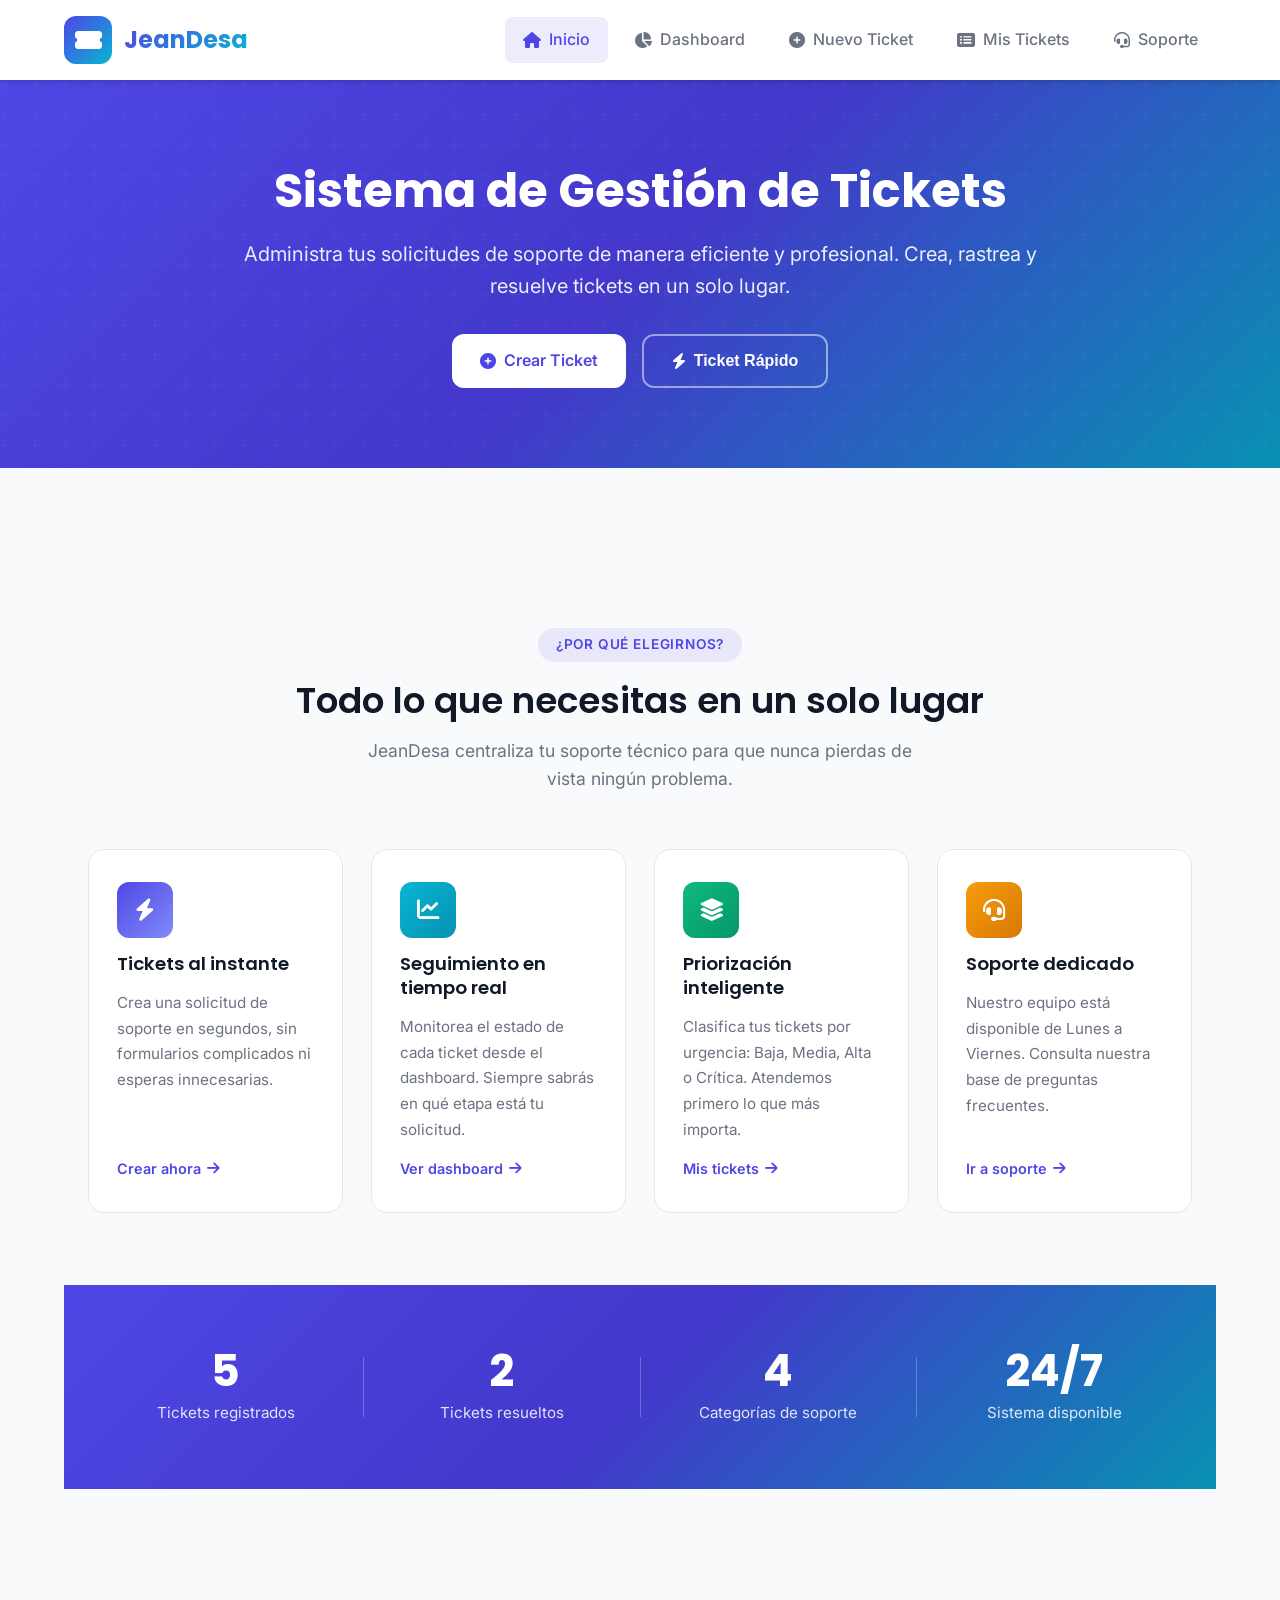
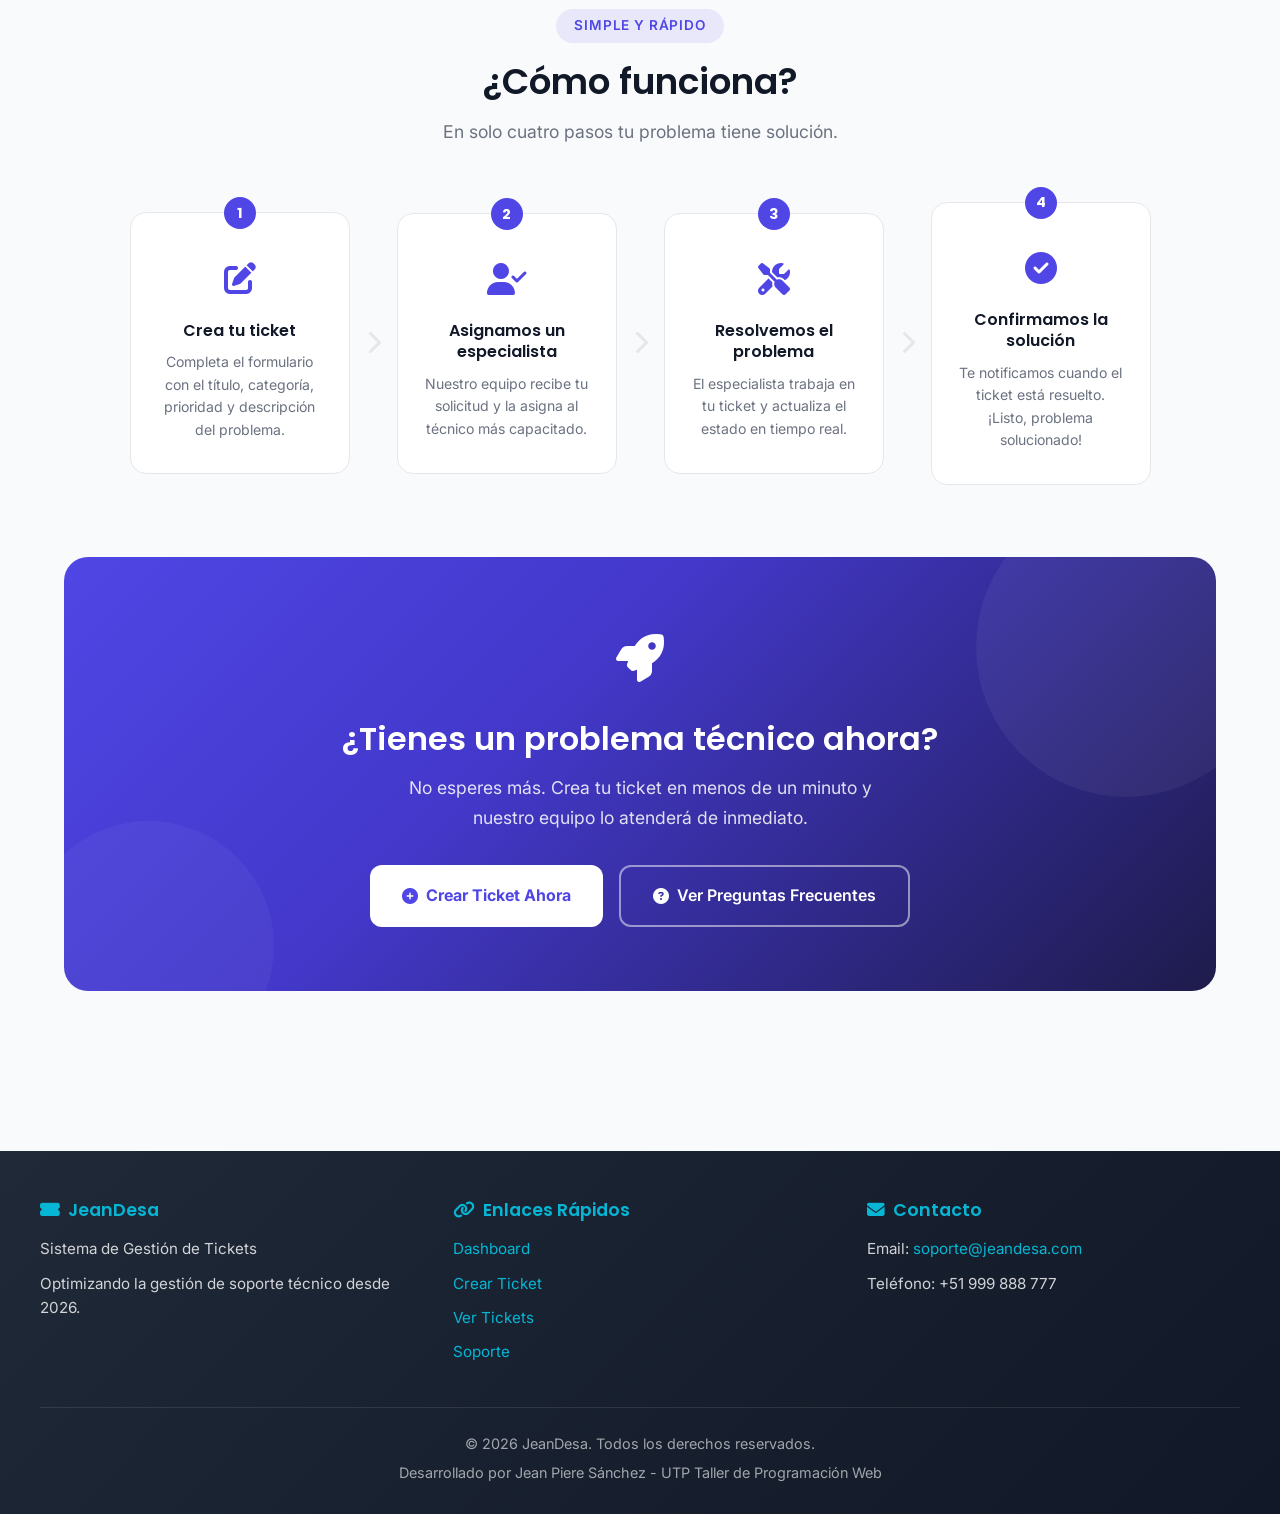
<file: index.html>
<!DOCTYPE html>
<html lang="es">
<head>
    <meta charset="UTF-8">
    <meta name="viewport" content="width=device-width, initial-scale=1.0">
    <title>JeanDesa - Sistema de Gestión de Tickets</title>

    <!-- Google Fonts -->
    <link rel="preconnect" href="https://fonts.googleapis.com">
    <link rel="preconnect" href="https://fonts.gstatic.com" crossorigin>
    <link href="https://fonts.googleapis.com/css2?family=Inter:wght@400;500;600&family=Poppins:wght@600;700&display=swap" rel="stylesheet">

    <!-- Font Awesome -->
    <link rel="stylesheet" href="https://cdnjs.cloudflare.com/ajax/libs/font-awesome/6.5.1/css/all.min.css">
    <!-- CSS -->
    <link rel="stylesheet" href="styles/style.css">

</head>
<body>
    <!-- ===== HEADER ===== -->
    <header>
        <div class="header-container">
            <a href="index.html" class="logo">
                <div class="logo-icon">
                    <i class="fas fa-ticket-alt"></i>
                </div>
                <span class="logo-text">JeanDesa</span>
            </a>

            <button class="menu-toggle" id="menuToggle" aria-label="Abrir menú">
                <i class="fas fa-bars"></i>
            </button>

            <nav id="mainNav">
                <ul>
                    <li><a href="index.html"><i class="fas fa-home"></i> Inicio</a></li>
                    <li><a href="dashboard.html"><i class="fas fa-chart-pie"></i> Dashboard</a></li>
                    <li><a href="nuevo-ticket.html"><i class="fas fa-plus-circle"></i> Nuevo Ticket</a></li>
                    <li><a href="mis-tickets.html"><i class="fas fa-list-alt"></i> Mis Tickets</a></li>
                    <li><a href="soporte.html"><i class="fas fa-headset"></i> Soporte</a></li>
                </ul>
            </nav>
        </div>
    </header>

    <!-- ===== HERO SECTION ===== -->
    <section class="hero" id="hero">
        <div class="hero-content">
            <h1>Sistema de Gestión de Tickets</h1>
            <p>Administra tus solicitudes de soporte de manera eficiente y profesional.
               Crea, rastrea y resuelve tickets en un solo lugar.</p>
            <div class="hero-buttons">
                <a href="nuevo-ticket.html" class="btn btn-primary">
                    <i class="fas fa-plus-circle"></i> Crear Ticket
                </a>
                <!-- onclick para crear ticket rápido usando prompt/alert/confirm -->
                <button class="btn btn-outline" onclick="crearTicketRapido()">
                    <i class="fas fa-bolt"></i> Ticket Rápido
                </button>
            </div>
        </div>
    </section>

    <!-- ===== MAIN LANDING CONTENT ===== -->
    <main>

        <!-- ===== FEATURES SECTION ===== -->
        <section class="landing-section" id="features">
            <div class="landing-header">
                <span class="landing-badge">¿Por qué elegirnos?</span>
                <h2>Todo lo que necesitas en un solo lugar</h2>
                <p>JeanDesa centraliza tu soporte técnico para que nunca pierdas de vista ningún problema.</p>
            </div>

            <div class="features-grid">
                <article class="feature-card" onmouseover="resaltarCard(this)" onmouseout="restaurarCard(this)">
                    <div class="feature-icon" style="background: linear-gradient(135deg, #4F46E5, #818CF8);">
                        <i class="fas fa-bolt"></i>
                    </div>
                    <h3>Tickets al instante</h3>
                    <p>Crea una solicitud de soporte en segundos, sin formularios complicados ni esperas innecesarias.</p>
                    <a href="nuevo-ticket.html" class="feature-link">Crear ahora <i class="fas fa-arrow-right"></i></a>
                </article>

                <article class="feature-card" onmouseover="resaltarCard(this)" onmouseout="restaurarCard(this)">
                    <div class="feature-icon" style="background: linear-gradient(135deg, #06B6D4, #0891B2);">
                        <i class="fas fa-chart-line"></i>
                    </div>
                    <h3>Seguimiento en tiempo real</h3>
                    <p>Monitorea el estado de cada ticket desde el dashboard. Siempre sabrás en qué etapa está tu solicitud.</p>
                    <a href="dashboard.html" class="feature-link">Ver dashboard <i class="fas fa-arrow-right"></i></a>
                </article>

                <article class="feature-card" onmouseover="resaltarCard(this)" onmouseout="restaurarCard(this)">
                    <div class="feature-icon" style="background: linear-gradient(135deg, #10B981, #059669);">
                        <i class="fas fa-layer-group"></i>
                    </div>
                    <h3>Priorización inteligente</h3>
                    <p>Clasifica tus tickets por urgencia: Baja, Media, Alta o Crítica. Atendemos primero lo que más importa.</p>
                    <a href="mis-tickets.html" class="feature-link">Mis tickets <i class="fas fa-arrow-right"></i></a>
                </article>

                <article class="feature-card" onmouseover="resaltarCard(this)" onmouseout="restaurarCard(this)">
                    <div class="feature-icon" style="background: linear-gradient(135deg, #F59E0B, #D97706);">
                        <i class="fas fa-headset"></i>
                    </div>
                    <h3>Soporte dedicado</h3>
                    <p>Nuestro equipo está disponible de Lunes a Viernes. Consulta nuestra base de preguntas frecuentes.</p>
                    <a href="soporte.html" class="feature-link">Ir a soporte <i class="fas fa-arrow-right"></i></a>
                </article>
            </div>
        </section>

        <!-- ===== STATS SECTION ===== -->
        <section class="stats-banner" id="stats-banner">
            <div class="stats-banner-inner">
                <div class="stat-banner-item">
                    <span class="stat-banner-number" id="live-total">0</span>
                    <span class="stat-banner-label">Tickets registrados</span>
                </div>
                <div class="stat-banner-divider"></div>
                <div class="stat-banner-item">
                    <span class="stat-banner-number" id="live-resueltos">0</span>
                    <span class="stat-banner-label">Tickets resueltos</span>
                </div>
                <div class="stat-banner-divider"></div>
                <div class="stat-banner-item">
                    <span class="stat-banner-number">4</span>
                    <span class="stat-banner-label">Categorías de soporte</span>
                </div>
                <div class="stat-banner-divider"></div>
                <div class="stat-banner-item">
                    <span class="stat-banner-number">24/7</span>
                    <span class="stat-banner-label">Sistema disponible</span>
                </div>
            </div>
        </section>

        <!-- ===== HOW IT WORKS SECTION ===== -->
        <section class="landing-section" id="como-funciona">
            <div class="landing-header">
                <span class="landing-badge">Simple y rápido</span>
                <h2>¿Cómo funciona?</h2>
                <p>En solo cuatro pasos tu problema tiene solución.</p>
            </div>

            <div class="steps-grid">
                <div class="step-card">
                    <div class="step-number">1</div>
                    <div class="step-icon"><i class="fas fa-pen-to-square"></i></div>
                    <h3>Crea tu ticket</h3>
                    <p>Completa el formulario con el título, categoría, prioridad y descripción del problema.</p>
                </div>

                <div class="step-arrow"><i class="fas fa-chevron-right"></i></div>

                <div class="step-card">
                    <div class="step-number">2</div>
                    <div class="step-icon"><i class="fas fa-user-check"></i></div>
                    <h3>Asignamos un especialista</h3>
                    <p>Nuestro equipo recibe tu solicitud y la asigna al técnico más capacitado.</p>
                </div>

                <div class="step-arrow"><i class="fas fa-chevron-right"></i></div>

                <div class="step-card">
                    <div class="step-number">3</div>
                    <div class="step-icon"><i class="fas fa-screwdriver-wrench"></i></div>
                    <h3>Resolvemos el problema</h3>
                    <p>El especialista trabaja en tu ticket y actualiza el estado en tiempo real.</p>
                </div>

                <div class="step-arrow"><i class="fas fa-chevron-right"></i></div>

                <div class="step-card">
                    <div class="step-number">4</div>
                    <div class="step-icon"><i class="fas fa-circle-check"></i></div>
                    <h3>Confirmamos la solución</h3>
                    <p>Te notificamos cuando el ticket está resuelto. ¡Listo, problema solucionado!</p>
                </div>
            </div>
        </section>

        <!-- ===== CTA SECTION ===== -->
        <section class="cta-section" id="cta">
            <div class="cta-inner">
                <div class="cta-icon"><i class="fas fa-rocket"></i></div>
                <h2>¿Tienes un problema técnico ahora?</h2>
                <p>No esperes más. Crea tu ticket en menos de un minuto y nuestro equipo lo atenderá de inmediato.</p>
                <div class="cta-buttons">
                    <a href="nuevo-ticket.html" class="btn btn-cta-primary">
                        <i class="fas fa-plus-circle"></i> Crear Ticket Ahora
                    </a>
                    <a href="soporte.html" class="btn btn-cta-outline">
                        <i class="fas fa-question-circle"></i> Ver Preguntas Frecuentes
                    </a>
                </div>
            </div>
        </section>

    </main>

    <!-- ===== FOOTER ===== -->
    <footer>
        <div class="footer-container">
            <div class="footer-grid">
                <div class="footer-col">
                    <h4><i class="fas fa-ticket-alt"></i> JeanDesa</h4>
                    <p>Sistema de Gestión de Tickets</p>
                    <p>Optimizando la gestión de soporte técnico desde 2026.</p>
                </div>

                <div class="footer-col">
                    <h4><i class="fas fa-link"></i> Enlaces Rápidos</h4>
                    <p><a href="dashboard.html">Dashboard</a></p>
                    <p><a href="nuevo-ticket.html">Crear Ticket</a></p>
                    <p><a href="mis-tickets.html">Ver Tickets</a></p>
                    <p><a href="soporte.html">Soporte</a></p>
                </div>

                <div class="footer-col">
                    <h4><i class="fas fa-envelope"></i> Contacto</h4>
                    <p>Email: <a href="mailto:soporte@jeandesa.com">soporte@jeandesa.com</a></p>
                    <p>Teléfono: +51 999 888 777</p>
                </div>
            </div>

            <div class="footer-bottom">
                <p>&copy; 2026 JeanDesa. Todos los derechos reservados.</p>
                <p>Desarrollado por Jean Piere Sánchez - UTP Taller de Programación Web</p>
            </div>
        </div>
    </footer>

    <!-- ===== JAVASCRIPT EXTERNO ===== -->
    <script src="app.js"></script>
</body>
</html>
</file>
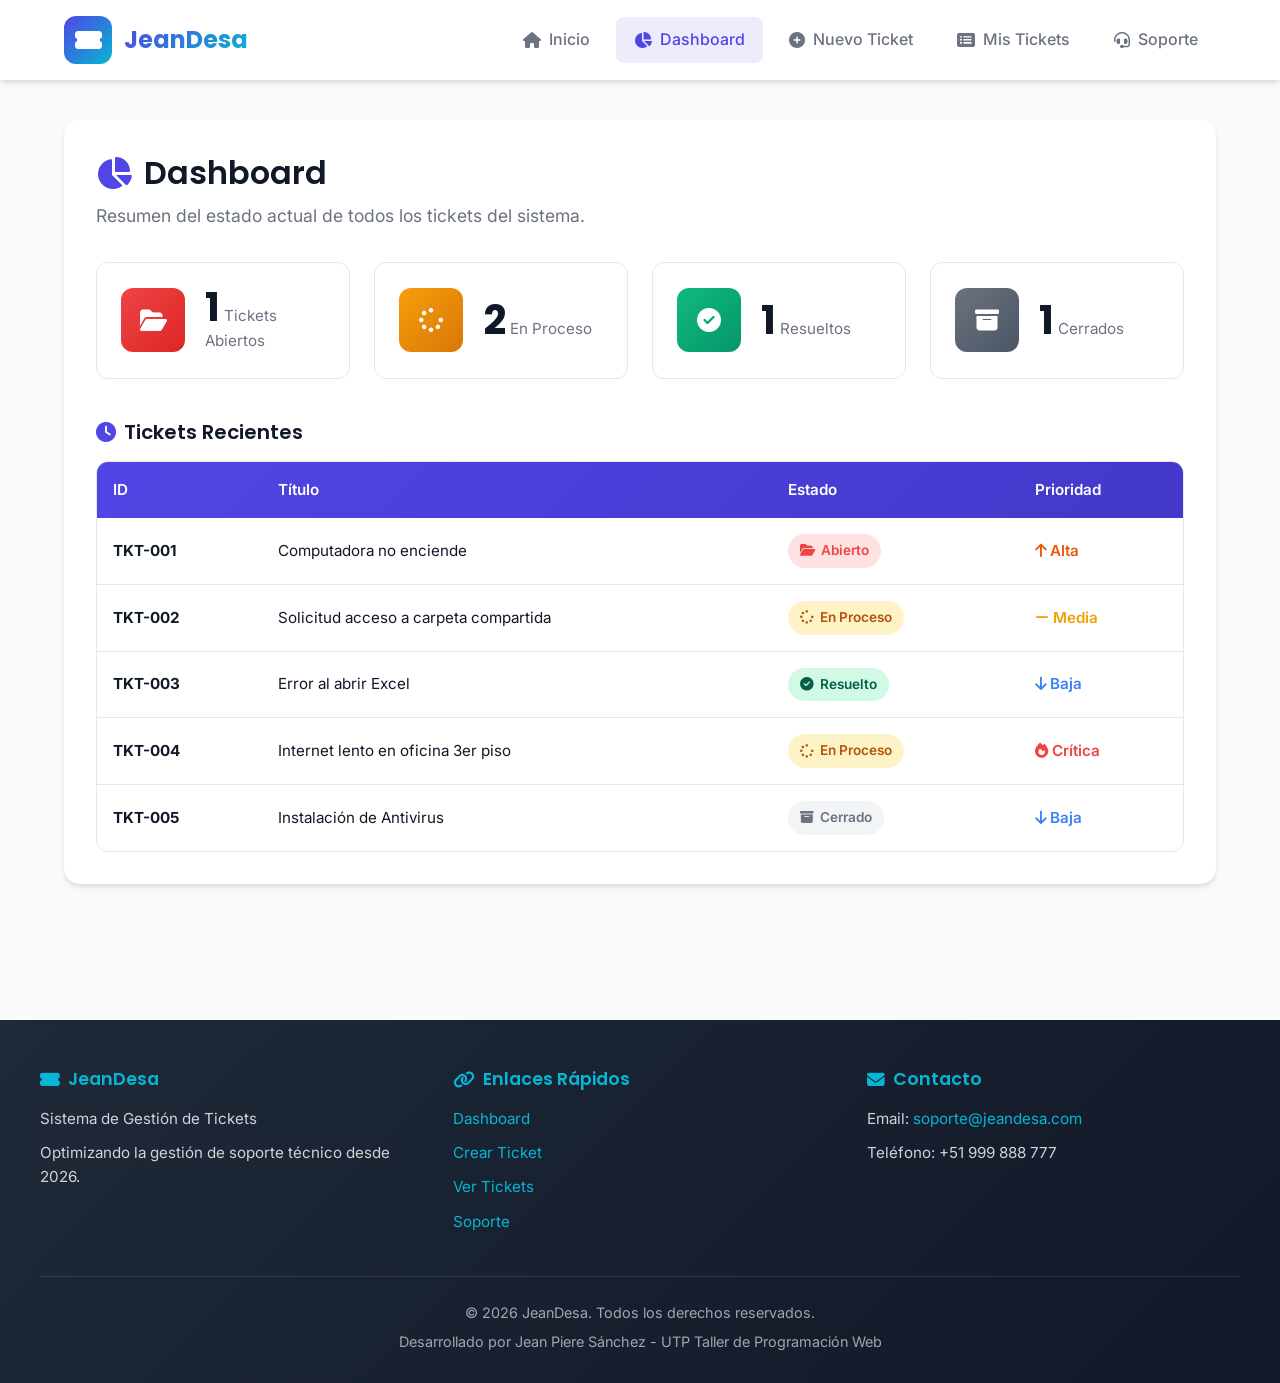
<file: dashboard.html>
<!DOCTYPE html>
<html lang="es">
<head>
    <meta charset="UTF-8">
    <meta name="viewport" content="width=device-width, initial-scale=1.0">
    <title>Dashboard - JeanDesa</title>

    <!-- Google Fonts -->
    <link rel="preconnect" href="https://fonts.googleapis.com">
    <link rel="preconnect" href="https://fonts.gstatic.com" crossorigin>
    <link href="https://fonts.googleapis.com/css2?family=Inter:wght@400;500;600&family=Poppins:wght@600;700&display=swap" rel="stylesheet">

    <!-- Font Awesome -->
    <link rel="stylesheet" href="https://cdnjs.cloudflare.com/ajax/libs/font-awesome/6.5.1/css/all.min.css">
    <!-- CSS -->
    <link rel="stylesheet" href="styles/style.css">

</head>
<body>
    <!-- ===== HEADER ===== -->
    <header>
        <div class="header-container">
            <a href="index.html" class="logo">
                <div class="logo-icon">
                    <i class="fas fa-ticket-alt"></i>
                </div>
                <span class="logo-text">JeanDesa</span>
            </a>

            <button class="menu-toggle" id="menuToggle" aria-label="Abrir menú">
                <i class="fas fa-bars"></i>
            </button>

            <nav id="mainNav">
                <ul>
                    <li><a href="index.html"><i class="fas fa-home"></i> Inicio</a></li>
                    <li><a href="dashboard.html"><i class="fas fa-chart-pie"></i> Dashboard</a></li>
                    <li><a href="nuevo-ticket.html"><i class="fas fa-plus-circle"></i> Nuevo Ticket</a></li>
                    <li><a href="mis-tickets.html"><i class="fas fa-list-alt"></i> Mis Tickets</a></li>
                    <li><a href="soporte.html"><i class="fas fa-headset"></i> Soporte</a></li>
                </ul>
            </nav>
        </div>
    </header>

    <!-- ===== MAIN CONTENT ===== -->
    <main>
        <!-- ===== DASHBOARD SECTION (GRID) ===== -->
        <section id="dashboard">
            <div class="section-header">
                <h2><i class="fas fa-chart-pie"></i> Dashboard</h2>
                <p>Resumen del estado actual de todos los tickets del sistema.</p>
            </div>

            <div class="stats-grid">
                <!-- onmouseover y onmouseout en las tarjetas de estadísticas -->
                <article class="stat-card" onmouseover="resaltarCard(this)" onmouseout="restaurarCard(this)">
                    <div class="stat-icon abierto">
                        <i class="fas fa-folder-open"></i>
                    </div>
                    <div class="stat-info">
                        <span class="stat-number" id="count-abiertos">0</span>
                        <span class="stat-label">Tickets Abiertos</span>
                    </div>
                </article>

                <article class="stat-card" onmouseover="resaltarCard(this)" onmouseout="restaurarCard(this)">
                    <div class="stat-icon proceso">
                        <i class="fas fa-spinner"></i>
                    </div>
                    <div class="stat-info">
                        <span class="stat-number" id="count-proceso">0</span>
                        <span class="stat-label">En Proceso</span>
                    </div>
                </article>

                <article class="stat-card" onmouseover="resaltarCard(this)" onmouseout="restaurarCard(this)">
                    <div class="stat-icon resuelto">
                        <i class="fas fa-check-circle"></i>
                    </div>
                    <div class="stat-info">
                        <span class="stat-number" id="count-resueltos">0</span>
                        <span class="stat-label">Resueltos</span>
                    </div>
                </article>

                <article class="stat-card" onmouseover="resaltarCard(this)" onmouseout="restaurarCard(this)">
                    <div class="stat-icon cerrado">
                        <i class="fas fa-archive"></i>
                    </div>
                    <div class="stat-info">
                        <span class="stat-number" id="count-cerrados">0</span>
                        <span class="stat-label">Cerrados</span>
                    </div>
                </article>
            </div>

            <div class="recent-tickets">
                <h3><i class="fas fa-clock"></i> Tickets Recientes</h3>
                <div class="table-container">
                    <table>
                        <thead>
                            <tr>
                                <th>ID</th>
                                <th>Título</th>
                                <th>Estado</th>
                                <th>Prioridad</th>
                            </tr>
                        </thead>
                        <tbody id="tabla-recientes">
                            <!-- Se llena con JavaScript -->
                        </tbody>
                    </table>
                </div>
            </div>
        </section>
    </main>

    <!-- ===== MODAL DE DETALLE DE TICKET ===== -->
    <div class="modal-overlay" id="modalOverlay">
        <div class="modal" id="modalTicket">
            <button class="modal-close" id="modalClose" aria-label="Cerrar modal">&times;</button>
            <div class="modal-header">
                <h3 id="modal-titulo"></h3>
            </div>
            <div class="modal-body" id="modal-body">
                <!-- Contenido llenado dinámicamente con JavaScript -->
            </div>
            <div class="modal-footer">
                <button class="btn btn-secondary" onclick="cerrarModal()">
                    <i class="fas fa-times"></i> Cerrar
                </button>
            </div>
        </div>
    </div>

    <!-- ===== FOOTER ===== -->
    <footer>
        <div class="footer-container">
            <div class="footer-grid">
                <div class="footer-col">
                    <h4><i class="fas fa-ticket-alt"></i> JeanDesa</h4>
                    <p>Sistema de Gestión de Tickets</p>
                    <p>Optimizando la gestión de soporte técnico desde 2026.</p>
                </div>

                <div class="footer-col">
                    <h4><i class="fas fa-link"></i> Enlaces Rápidos</h4>
                    <p><a href="dashboard.html">Dashboard</a></p>
                    <p><a href="nuevo-ticket.html">Crear Ticket</a></p>
                    <p><a href="mis-tickets.html">Ver Tickets</a></p>
                    <p><a href="soporte.html">Soporte</a></p>
                </div>

                <div class="footer-col">
                    <h4><i class="fas fa-envelope"></i> Contacto</h4>
                    <p>Email: <a href="mailto:soporte@jeandesa.com">soporte@jeandesa.com</a></p>
                    <p>Teléfono: +51 999 888 777</p>
                </div>
            </div>

            <div class="footer-bottom">
                <p>&copy; 2026 JeanDesa. Todos los derechos reservados.</p>
                <p>Desarrollado por Jean Piere Sánchez - UTP Taller de Programación Web</p>
            </div>
        </div>
    </footer>

    <!-- ===== JAVASCRIPT EXTERNO ===== -->
    <script src="app.js"></script>
</body>
</html>
</file>
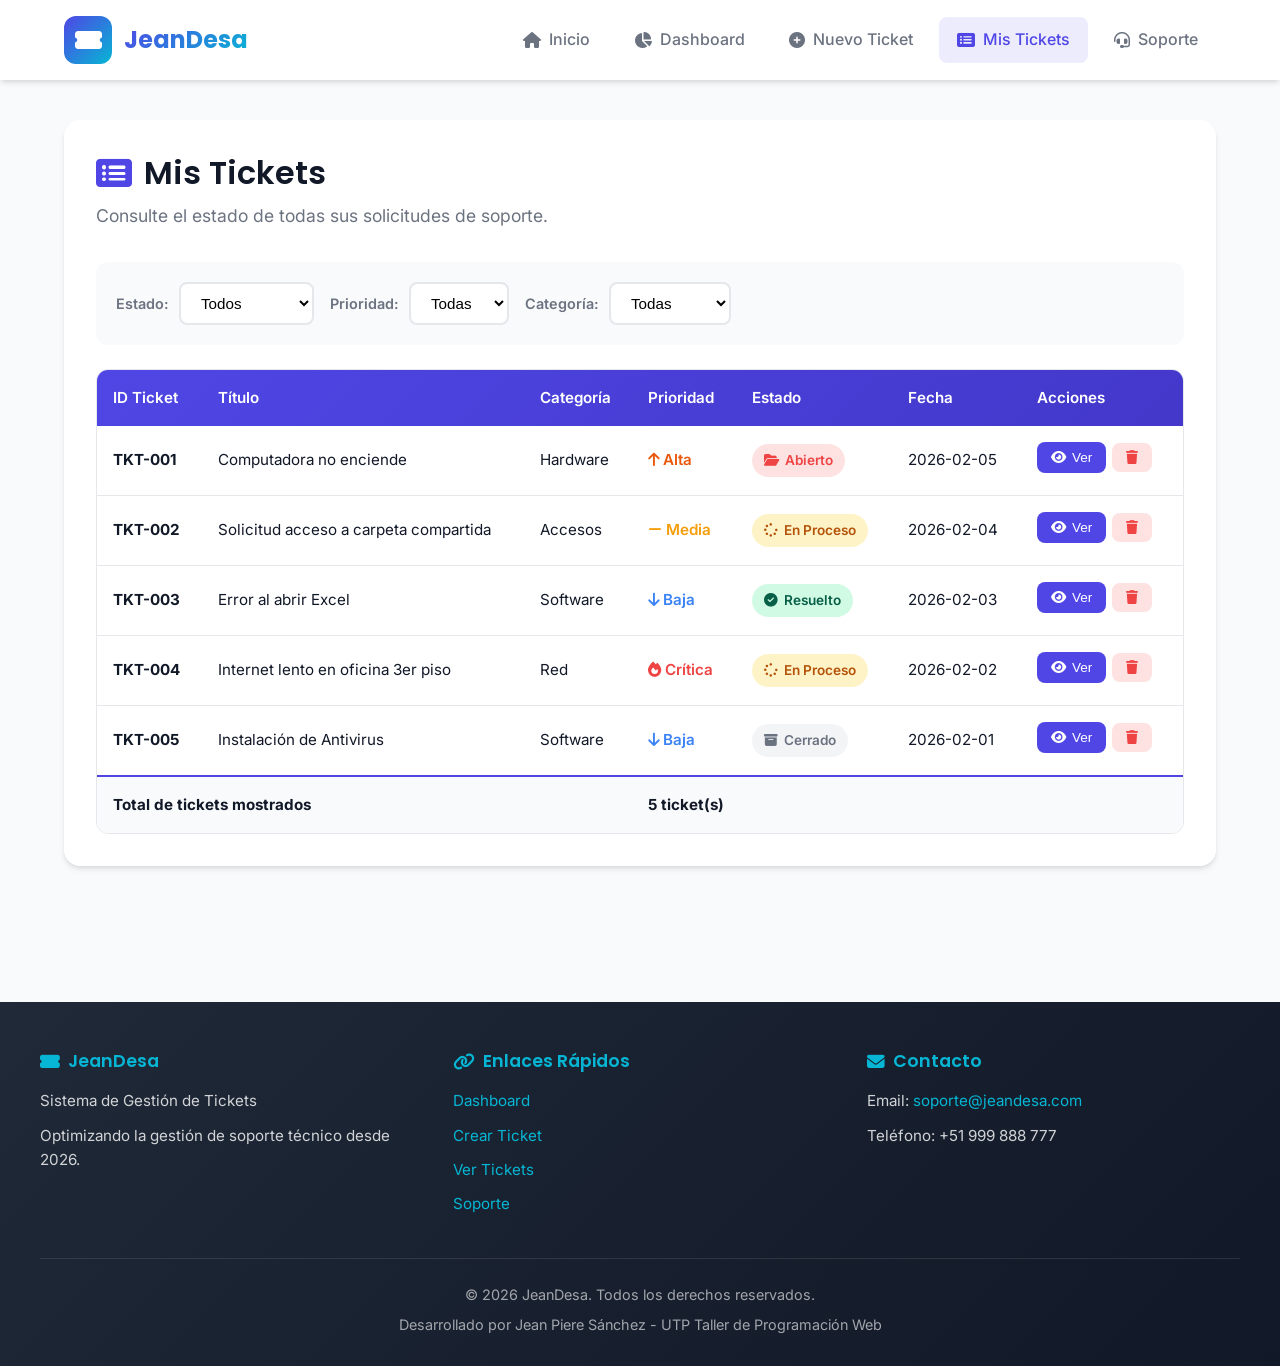
<file: mis-tickets.html>
<!DOCTYPE html>
<html lang="es">
<head>
    <meta charset="UTF-8">
    <meta name="viewport" content="width=device-width, initial-scale=1.0">
    <title>Mis Tickets - JeanDesa</title>

    <!-- Google Fonts -->
    <link rel="preconnect" href="https://fonts.googleapis.com">
    <link rel="preconnect" href="https://fonts.gstatic.com" crossorigin>
    <link href="https://fonts.googleapis.com/css2?family=Inter:wght@400;500;600&family=Poppins:wght@600;700&display=swap" rel="stylesheet">

    <!-- Font Awesome -->
    <link rel="stylesheet" href="https://cdnjs.cloudflare.com/ajax/libs/font-awesome/6.5.1/css/all.min.css">
    <!-- CSS -->
    <link rel="stylesheet" href="styles/style.css">

</head>
<body>
    <!-- ===== HEADER ===== -->
    <header>
        <div class="header-container">
            <a href="index.html" class="logo">
                <div class="logo-icon">
                    <i class="fas fa-ticket-alt"></i>
                </div>
                <span class="logo-text">JeanDesa</span>
            </a>

            <button class="menu-toggle" id="menuToggle" aria-label="Abrir menú">
                <i class="fas fa-bars"></i>
            </button>

            <nav id="mainNav">
                <ul>
                    <li><a href="index.html"><i class="fas fa-home"></i> Inicio</a></li>
                    <li><a href="dashboard.html"><i class="fas fa-chart-pie"></i> Dashboard</a></li>
                    <li><a href="nuevo-ticket.html"><i class="fas fa-plus-circle"></i> Nuevo Ticket</a></li>
                    <li><a href="mis-tickets.html"><i class="fas fa-list-alt"></i> Mis Tickets</a></li>
                    <li><a href="soporte.html"><i class="fas fa-headset"></i> Soporte</a></li>
                </ul>
            </nav>
        </div>
    </header>

    <!-- ===== MAIN CONTENT ===== -->
    <main>
        <!-- ===== MIS TICKETS SECTION ===== -->
        <section id="mis-tickets">
            <div class="section-header">
                <h2><i class="fas fa-list-alt"></i> Mis Tickets</h2>
                <p>Consulte el estado de todas sus solicitudes de soporte.</p>
            </div>

            <!-- Filtros con Flexbox -->
            <div class="filters-container">
                <div class="filter-group">
                    <label for="filtro-estado">Estado:</label>
                    <select id="filtro-estado">
                        <option value="">Todos</option>
                        <option value="abierto">Abierto</option>
                        <option value="proceso">En Proceso</option>
                        <option value="resuelto">Resuelto</option>
                        <option value="cerrado">Cerrado</option>
                    </select>
                </div>

                <div class="filter-group">
                    <label for="filtro-prioridad">Prioridad:</label>
                    <select id="filtro-prioridad">
                        <option value="">Todas</option>
                        <option value="baja">Baja</option>
                        <option value="media">Media</option>
                        <option value="alta">Alta</option>
                        <option value="critica">Crítica</option>
                    </select>
                </div>

                <div class="filter-group">
                    <label for="filtro-categoria">Categoría:</label>
                    <select id="filtro-categoria">
                        <option value="">Todas</option>
                        <option value="software">Software</option>
                        <option value="hardware">Hardware</option>
                        <option value="red">Red</option>
                        <option value="accesos">Accesos</option>
                        <option value="otro">Otro</option>
                    </select>
                </div>
            </div>

            <!-- Tabla de tickets -->
            <div class="table-container">
                <table>
                    <thead>
                        <tr>
                            <th>ID Ticket</th>
                            <th>Título</th>
                            <th>Categoría</th>
                            <th>Prioridad</th>
                            <th>Estado</th>
                            <th>Fecha</th>
                            <th>Acciones</th>
                        </tr>
                    </thead>
                    <tbody id="tabla-tickets">
                        <!-- Se llena con JavaScript -->
                    </tbody>
                </table>
            </div>
        </section>
    </main>

    <!-- ===== MODAL DE DETALLE DE TICKET ===== -->
    <div class="modal-overlay" id="modalOverlay">
        <div class="modal" id="modalTicket">
            <button class="modal-close" id="modalClose" aria-label="Cerrar modal">&times;</button>
            <div class="modal-header">
                <h3 id="modal-titulo"></h3>
            </div>
            <div class="modal-body" id="modal-body">
                <!-- Contenido llenado dinámicamente con JavaScript -->
            </div>
            <div class="modal-footer">
                <button class="btn btn-secondary" onclick="cerrarModal()">
                    <i class="fas fa-times"></i> Cerrar
                </button>
            </div>
        </div>
    </div>

    <!-- ===== FOOTER ===== -->
    <footer>
        <div class="footer-container">
            <div class="footer-grid">
                <div class="footer-col">
                    <h4><i class="fas fa-ticket-alt"></i> JeanDesa</h4>
                    <p>Sistema de Gestión de Tickets</p>
                    <p>Optimizando la gestión de soporte técnico desde 2026.</p>
                </div>

                <div class="footer-col">
                    <h4><i class="fas fa-link"></i> Enlaces Rápidos</h4>
                    <p><a href="dashboard.html">Dashboard</a></p>
                    <p><a href="nuevo-ticket.html">Crear Ticket</a></p>
                    <p><a href="mis-tickets.html">Ver Tickets</a></p>
                    <p><a href="soporte.html">Soporte</a></p>
                </div>

                <div class="footer-col">
                    <h4><i class="fas fa-envelope"></i> Contacto</h4>
                    <p>Email: <a href="mailto:soporte@jeandesa.com">soporte@jeandesa.com</a></p>
                    <p>Teléfono: +51 999 888 777</p>
                </div>
            </div>

            <div class="footer-bottom">
                <p>&copy; 2026 JeanDesa. Todos los derechos reservados.</p>
                <p>Desarrollado por Jean Piere Sánchez - UTP Taller de Programación Web</p>
            </div>
        </div>
    </footer>

    <!-- ===== JAVASCRIPT EXTERNO ===== -->
    <script src="app.js"></script>
</body>
</html>
</file>
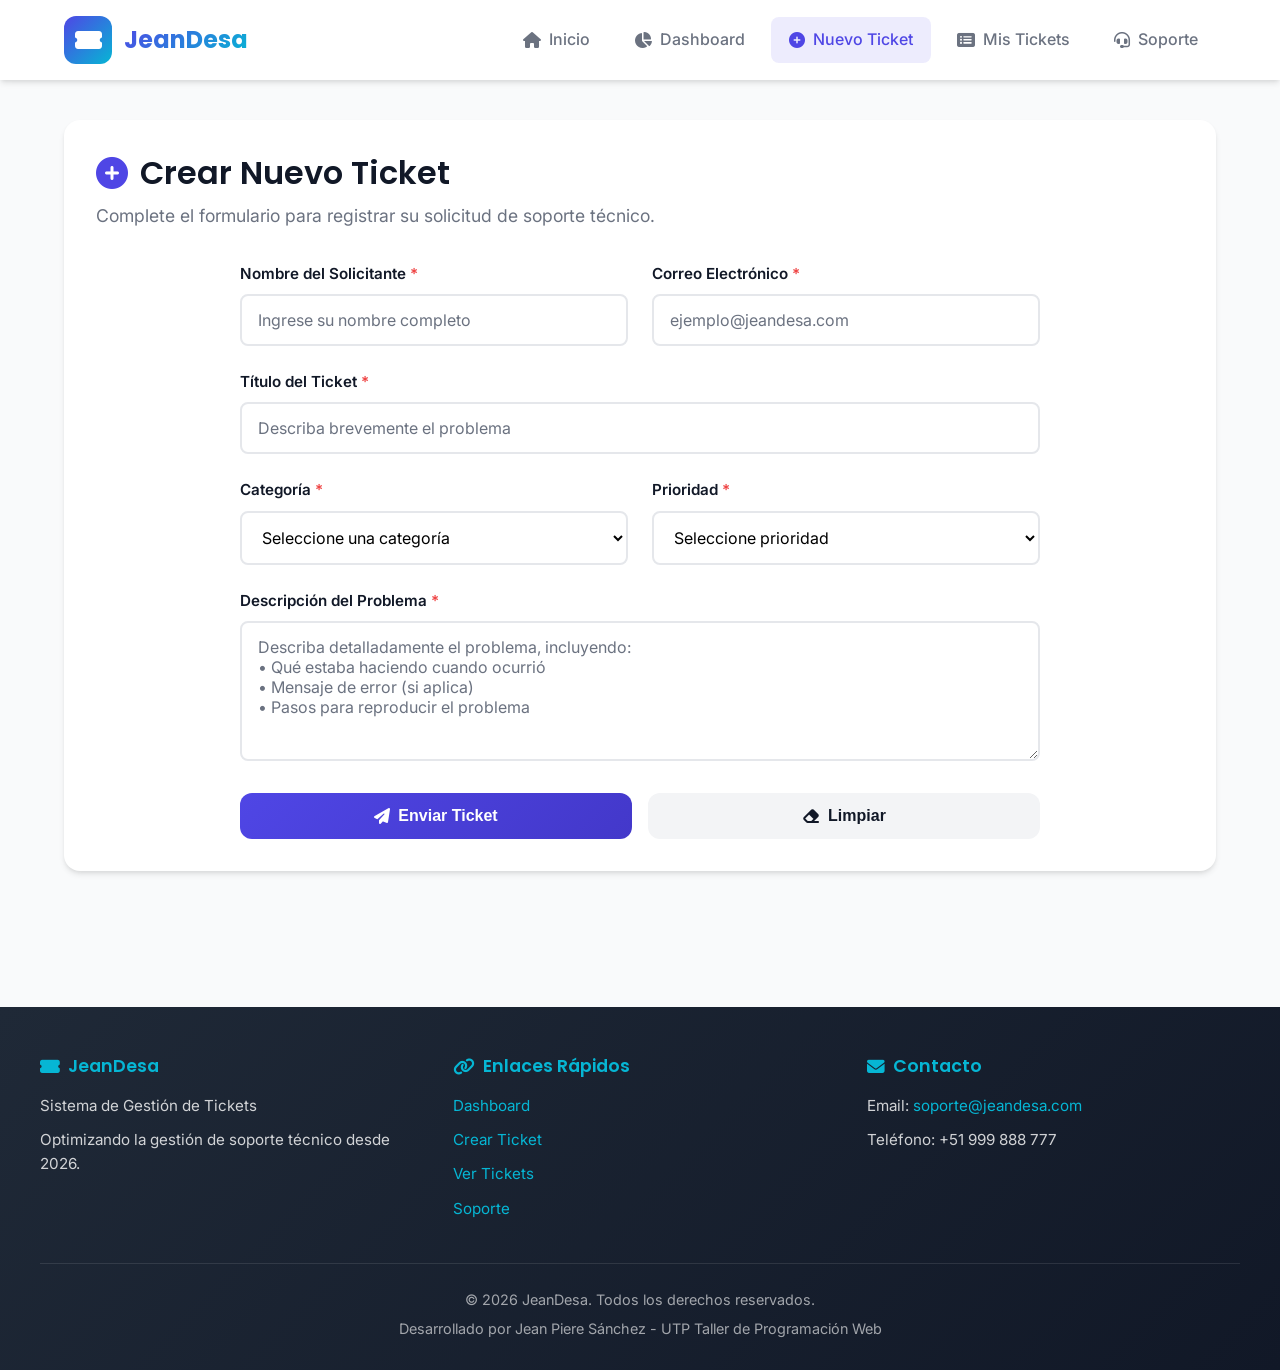
<file: nuevo-ticket.html>
<!DOCTYPE html>
<html lang="es">
<head>
    <meta charset="UTF-8">
    <meta name="viewport" content="width=device-width, initial-scale=1.0">
    <title>Nuevo Ticket - JeanDesa</title>

    <!-- Google Fonts -->
    <link rel="preconnect" href="https://fonts.googleapis.com">
    <link rel="preconnect" href="https://fonts.gstatic.com" crossorigin>
    <link href="https://fonts.googleapis.com/css2?family=Inter:wght@400;500;600&family=Poppins:wght@600;700&display=swap" rel="stylesheet">

    <!-- Font Awesome -->
    <link rel="stylesheet" href="https://cdnjs.cloudflare.com/ajax/libs/font-awesome/6.5.1/css/all.min.css">
    <!-- CSS -->
    <link rel="stylesheet" href="styles/style.css">

</head>
<body>
    <!-- ===== HEADER ===== -->
    <header>
        <div class="header-container">
            <a href="index.html" class="logo">
                <div class="logo-icon">
                    <i class="fas fa-ticket-alt"></i>
                </div>
                <span class="logo-text">JeanDesa</span>
            </a>

            <button class="menu-toggle" id="menuToggle" aria-label="Abrir menú">
                <i class="fas fa-bars"></i>
            </button>

            <nav id="mainNav">
                <ul>
                    <li><a href="index.html"><i class="fas fa-home"></i> Inicio</a></li>
                    <li><a href="dashboard.html"><i class="fas fa-chart-pie"></i> Dashboard</a></li>
                    <li><a href="nuevo-ticket.html"><i class="fas fa-plus-circle"></i> Nuevo Ticket</a></li>
                    <li><a href="mis-tickets.html"><i class="fas fa-list-alt"></i> Mis Tickets</a></li>
                    <li><a href="soporte.html"><i class="fas fa-headset"></i> Soporte</a></li>
                </ul>
            </nav>
        </div>
    </header>

    <!-- ===== MAIN CONTENT ===== -->
    <main>
        <!-- ===== NUEVO TICKET SECTION (GRID FORM) ===== -->
        <section id="nuevo-ticket">
            <div class="section-header">
                <h2><i class="fas fa-plus-circle"></i> Crear Nuevo Ticket</h2>
                <p>Complete el formulario para registrar su solicitud de soporte técnico.</p>
            </div>

            <div class="form-container">
                <div class="alert alert-success" id="alerta-exito">
                    <i class="fas fa-check-circle"></i>
                    <span>Ticket creado exitosamente.</span>
                </div>

                <form id="form-ticket">
                    <div class="form-grid">
                        <div class="form-group">
                            <label for="solicitante">
                                Nombre del Solicitante <span class="required">*</span>
                            </label>
                            <input
                                type="text"
                                id="solicitante"
                                name="solicitante"
                                placeholder="Ingrese su nombre completo"
                                required
                                minlength="2"
                                maxlength="100"
                            >
                            <span class="error-message" id="error-solicitante"></span>
                        </div>

                        <div class="form-group">
                            <label for="email">
                                Correo Electrónico <span class="required">*</span>
                            </label>
                            <input
                                type="email"
                                id="email"
                                name="email"
                                placeholder="ejemplo@jeandesa.com"
                                required
                            >
                            <span class="error-message" id="error-email"></span>
                        </div>

                        <div class="form-group full-width">
                            <label for="titulo-ticket">
                                Título del Ticket <span class="required">*</span>
                            </label>
                            <input
                                type="text"
                                id="titulo-ticket"
                                name="titulo-ticket"
                                placeholder="Describa brevemente el problema"
                                required
                                minlength="5"
                                maxlength="150"
                            >
                            <span class="error-message" id="error-titulo-ticket"></span>
                        </div>

                        <div class="form-group">
                            <label for="categoria">
                                Categoría <span class="required">*</span>
                            </label>
                            <!-- onchange para cambiar estilo al seleccionar categoría -->
                            <select id="categoria" name="categoria" required onchange="alCambiarCategoria(this)">
                                <option value="" disabled selected>Seleccione una categoría</option>
                                <option value="software">Software</option>
                                <option value="hardware">Hardware</option>
                                <option value="red">Red / Conectividad</option>
                                <option value="accesos">Accesos / Permisos</option>
                                <option value="otro">Otro</option>
                            </select>
                            <span class="error-message" id="error-categoria"></span>
                        </div>

                        <div class="form-group">
                            <label for="prioridad">
                                Prioridad <span class="required">*</span>
                            </label>
                            <!-- onchange para cambiar estilo al seleccionar prioridad -->
                            <select id="prioridad" name="prioridad" required onchange="alCambiarPrioridad(this)">
                                <option value="" disabled selected>Seleccione prioridad</option>
                                <option value="baja">Baja - Puede esperar</option>
                                <option value="media">Media - Afecta parcialmente</option>
                                <option value="alta">Alta - Afecta trabajo</option>
                                <option value="critica">Crítica - Sistema detenido</option>
                            </select>
                            <span class="error-message" id="error-prioridad"></span>
                        </div>

                        <div class="form-group full-width">
                            <label for="descripcion">
                                Descripción del Problema <span class="required">*</span>
                            </label>
                            <textarea
                                id="descripcion"
                                name="descripcion"
                                placeholder="Describa detalladamente el problema, incluyendo:
• Qué estaba haciendo cuando ocurrió
• Mensaje de error (si aplica)
• Pasos para reproducir el problema"
                                required
                                minlength="20"
                                maxlength="2000"
                            ></textarea>
                            <span class="error-message" id="error-descripcion"></span>
                        </div>

                        <div class="form-buttons">
                            <button type="submit" class="btn btn-submit">
                                <i class="fas fa-paper-plane"></i> Enviar Ticket
                            </button>
                            <button type="reset" class="btn btn-secondary">
                                <i class="fas fa-eraser"></i> Limpiar
                            </button>
                        </div>
                    </div>
                </form>
            </div>
        </section>
    </main>

    <!-- ===== MODAL DE DETALLE DE TICKET ===== -->
    <div class="modal-overlay" id="modalOverlay">
        <div class="modal" id="modalTicket">
            <button class="modal-close" id="modalClose" aria-label="Cerrar modal">&times;</button>
            <div class="modal-header">
                <h3 id="modal-titulo"></h3>
            </div>
            <div class="modal-body" id="modal-body">
                <!-- Contenido llenado dinámicamente con JavaScript -->
            </div>
            <div class="modal-footer">
                <button class="btn btn-secondary" onclick="cerrarModal()">
                    <i class="fas fa-times"></i> Cerrar
                </button>
            </div>
        </div>
    </div>

    <!-- ===== FOOTER ===== -->
    <footer>
        <div class="footer-container">
            <div class="footer-grid">
                <div class="footer-col">
                    <h4><i class="fas fa-ticket-alt"></i> JeanDesa</h4>
                    <p>Sistema de Gestión de Tickets</p>
                    <p>Optimizando la gestión de soporte técnico desde 2026.</p>
                </div>

                <div class="footer-col">
                    <h4><i class="fas fa-link"></i> Enlaces Rápidos</h4>
                    <p><a href="dashboard.html">Dashboard</a></p>
                    <p><a href="nuevo-ticket.html">Crear Ticket</a></p>
                    <p><a href="mis-tickets.html">Ver Tickets</a></p>
                    <p><a href="soporte.html">Soporte</a></p>
                </div>

                <div class="footer-col">
                    <h4><i class="fas fa-envelope"></i> Contacto</h4>
                    <p>Email: <a href="mailto:soporte@jeandesa.com">soporte@jeandesa.com</a></p>
                    <p>Teléfono: +51 999 888 777</p>
                </div>
            </div>

            <div class="footer-bottom">
                <p>&copy; 2026 JeanDesa. Todos los derechos reservados.</p>
                <p>Desarrollado por Jean Piere Sánchez - UTP Taller de Programación Web</p>
            </div>
        </div>
    </footer>

    <!-- ===== JAVASCRIPT EXTERNO ===== -->
    <script src="app.js"></script>
</body>
</html>
</file>
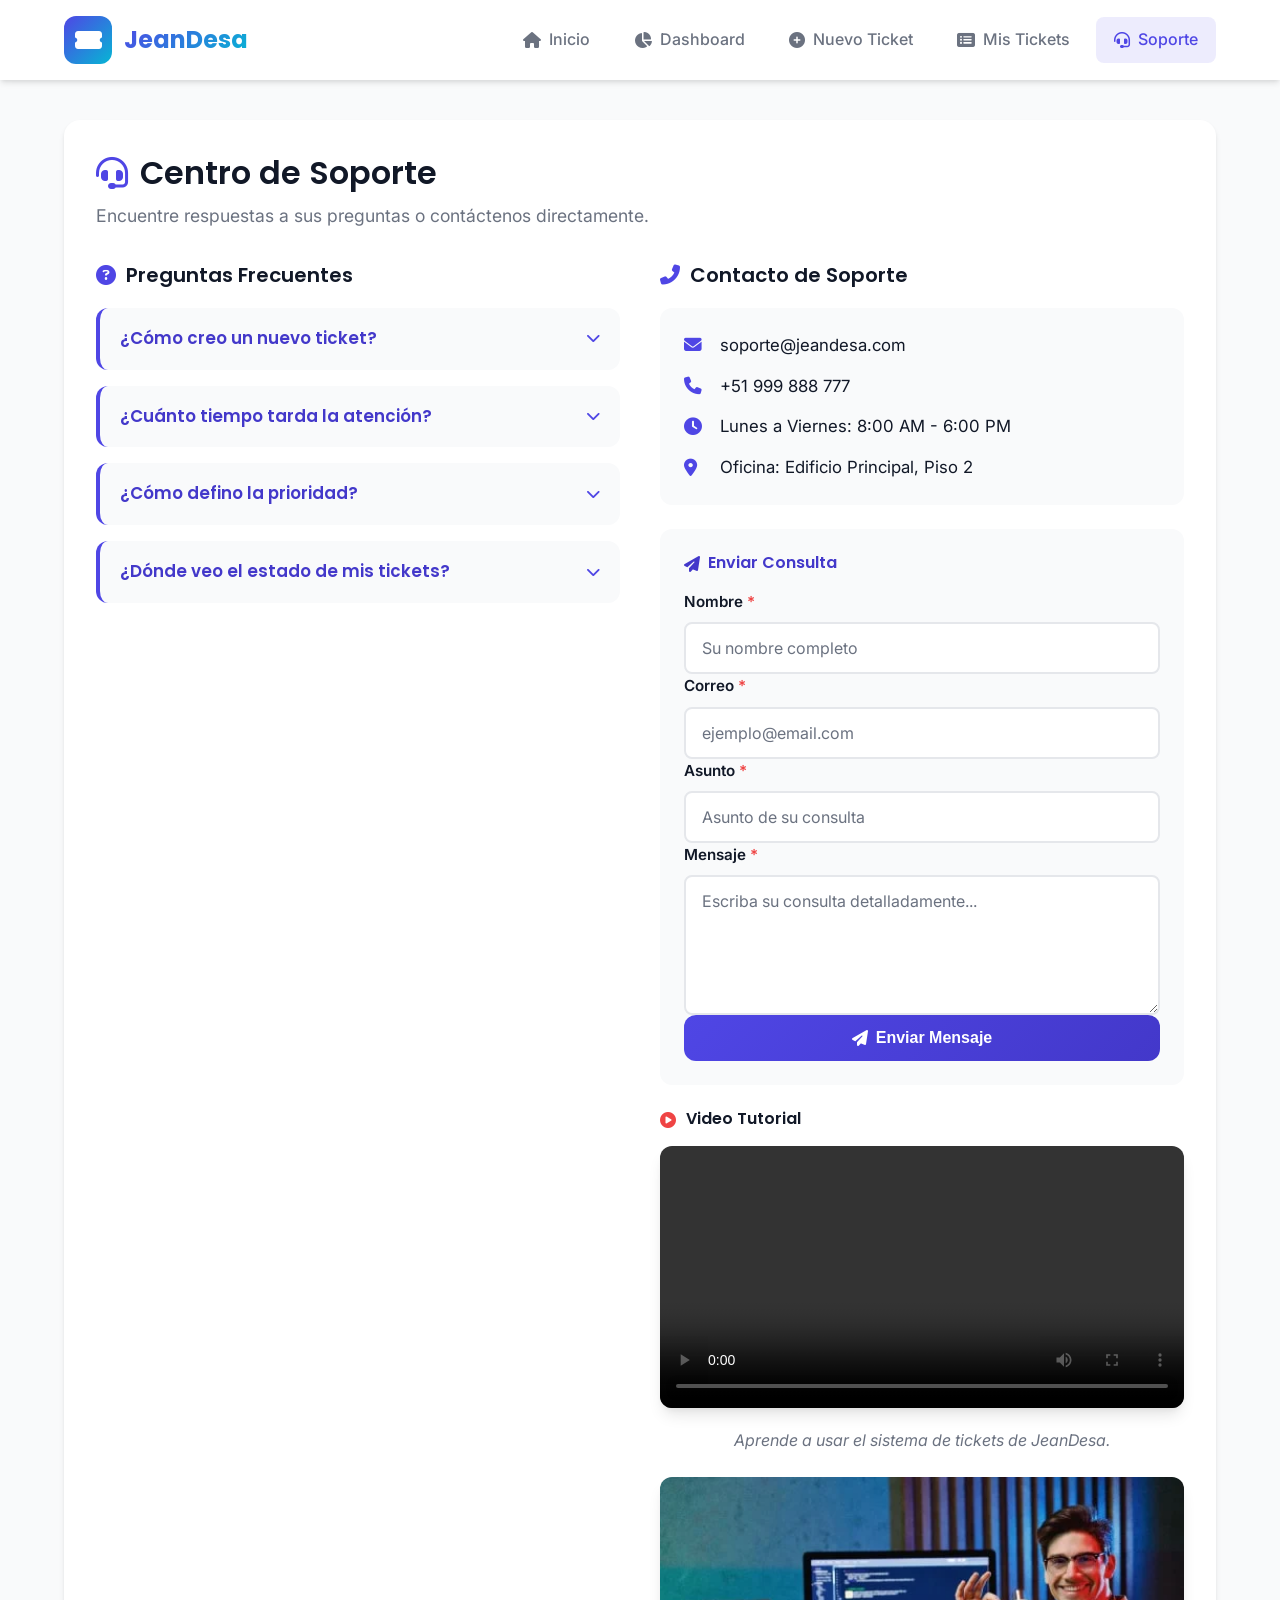
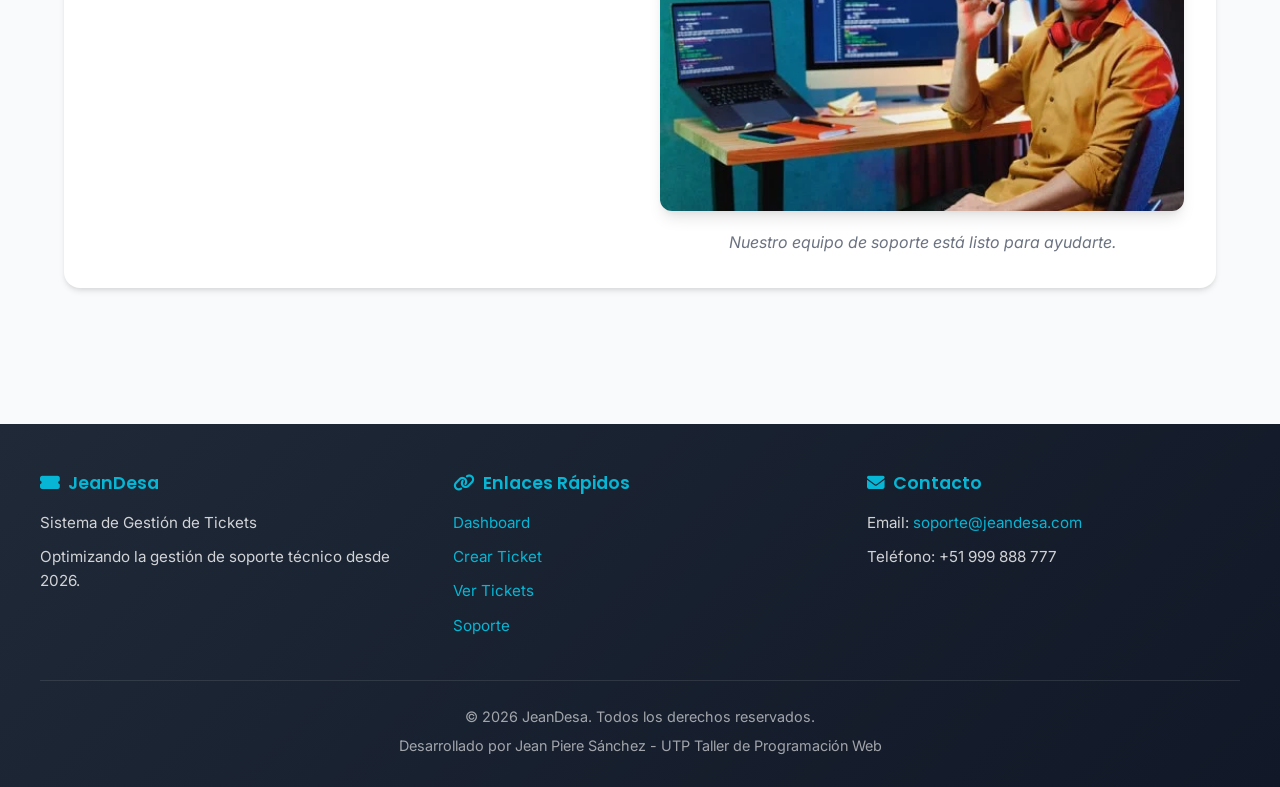
<file: soporte.html>
<!DOCTYPE html>
<html lang="es">
<head>
    <meta charset="UTF-8">
    <meta name="viewport" content="width=device-width, initial-scale=1.0">
    <title>Soporte - JeanDesa</title>

    <!-- Google Fonts -->
    <link rel="preconnect" href="https://fonts.googleapis.com">
    <link rel="preconnect" href="https://fonts.gstatic.com" crossorigin>
    <link href="https://fonts.googleapis.com/css2?family=Inter:wght@400;500;600&family=Poppins:wght@600;700&display=swap" rel="stylesheet">

    <!-- Font Awesome -->
    <link rel="stylesheet" href="https://cdnjs.cloudflare.com/ajax/libs/font-awesome/6.5.1/css/all.min.css">
    <!-- CSS -->
    <link rel="stylesheet" href="styles/style.css">

</head>
<body>
    <!-- ===== HEADER ===== -->
    <header>
        <div class="header-container">
            <a href="index.html" class="logo">
                <div class="logo-icon">
                    <i class="fas fa-ticket-alt"></i>
                </div>
                <span class="logo-text">JeanDesa</span>
            </a>

            <button class="menu-toggle" id="menuToggle" aria-label="Abrir menú">
                <i class="fas fa-bars"></i>
            </button>

            <nav id="mainNav">
                <ul>
                    <li><a href="index.html"><i class="fas fa-home"></i> Inicio</a></li>
                    <li><a href="dashboard.html"><i class="fas fa-chart-pie"></i> Dashboard</a></li>
                    <li><a href="nuevo-ticket.html"><i class="fas fa-plus-circle"></i> Nuevo Ticket</a></li>
                    <li><a href="mis-tickets.html"><i class="fas fa-list-alt"></i> Mis Tickets</a></li>
                    <li><a href="soporte.html"><i class="fas fa-headset"></i> Soporte</a></li>
                </ul>
            </nav>
        </div>
    </header>

    <!-- ===== MAIN CONTENT ===== -->
    <main>
        <!-- ===== CONTACTO/SOPORTE SECTION (GRID) ===== -->
        <section id="contacto">
            <div class="section-header">
                <h2><i class="fas fa-headset"></i> Centro de Soporte</h2>
                <p>Encuentre respuestas a sus preguntas o contáctenos directamente.</p>
            </div>

            <div class="contact-grid">
                <!-- FAQ Section -->
                <div class="faq-section">
                    <h3><i class="fas fa-question-circle"></i> Preguntas Frecuentes</h3>

                    <article class="faq-item">
                        <div class="faq-question" onclick="toggleFaq(this)">
                            <h4>¿Cómo creo un nuevo ticket?</h4>
                            <i class="fas fa-chevron-down faq-icon"></i>
                        </div>
                        <div class="faq-answer">
                            <p>Navegue a la sección "Nuevo Ticket" y complete el formulario con la información requerida. Asegúrese de seleccionar la categoría y prioridad correctas.</p>
                        </div>
                    </article>

                    <article class="faq-item">
                        <div class="faq-question" onclick="toggleFaq(this)">
                            <h4>¿Cuánto tiempo tarda la atención?</h4>
                            <i class="fas fa-chevron-down faq-icon"></i>
                        </div>
                        <div class="faq-answer">
                            <p>Los tiempos varían según la prioridad:<br>
                            <strong>Crítica:</strong> 1 hora<br>
                            <strong>Alta:</strong> 4 horas<br>
                            <strong>Media:</strong> 24 horas<br>
                            <strong>Baja:</strong> 48 horas</p>
                        </div>
                    </article>

                    <article class="faq-item">
                        <div class="faq-question" onclick="toggleFaq(this)">
                            <h4>¿Cómo defino la prioridad?</h4>
                            <i class="fas fa-chevron-down faq-icon"></i>
                        </div>
                        <div class="faq-answer">
                            <p><strong>Crítica:</strong> Sistema detenido, afecta toda la operación.<br>
                            <strong>Alta:</strong> No puede trabajar normalmente.<br>
                            <strong>Media:</strong> Puede trabajar con dificultad.<br>
                            <strong>Baja:</strong> Consulta general, puede esperar.</p>
                        </div>
                    </article>

                    <article class="faq-item">
                        <div class="faq-question" onclick="toggleFaq(this)">
                            <h4>¿Dónde veo el estado de mis tickets?</h4>
                            <i class="fas fa-chevron-down faq-icon"></i>
                        </div>
                        <div class="faq-answer">
                            <p>En la sección "Mis Tickets" puede ver todos sus tickets. Use los filtros para buscar por estado, prioridad o categoría.</p>
                        </div>
                    </article>
                </div>

                <!-- Support Contact Section -->
                <div class="support-section">
                    <h3><i class="fas fa-phone-alt"></i> Contacto de Soporte</h3>

                    <div class="contact-info">
                        <p><i class="fas fa-envelope"></i> soporte@jeandesa.com</p>
                        <p><i class="fas fa-phone"></i> +51 999 888 777</p>
                        <p><i class="fas fa-clock"></i> Lunes a Viernes: 8:00 AM - 6:00 PM</p>
                        <p><i class="fas fa-map-marker-alt"></i> Oficina: Edificio Principal, Piso 2</p>
                    </div>

                    <!-- Formulario de Contacto -->
                    <div class="contact-form-container">
                        <h4><i class="fas fa-paper-plane"></i> Enviar Consulta</h4>

                        <div class="alert alert-success" id="alerta-contacto" style="display: none;">
                            <i class="fas fa-check-circle"></i>
                            <span>Mensaje enviado correctamente. Le responderemos pronto.</span>
                        </div>

                        <form id="form-contacto">
                            <div class="form-group">
                                <label for="contacto-nombre">Nombre <span class="required">*</span></label>
                                <input type="text" id="contacto-nombre" placeholder="Su nombre completo" required minlength="2">
                                <span class="error-message" id="error-contacto-nombre"></span>
                            </div>
                            <div class="form-group">
                                <label for="contacto-email">Correo <span class="required">*</span></label>
                                <input type="email" id="contacto-email" placeholder="ejemplo@email.com" required>
                                <span class="error-message" id="error-contacto-email"></span>
                            </div>
                            <div class="form-group">
                                <label for="contacto-asunto">Asunto <span class="required">*</span></label>
                                <input type="text" id="contacto-asunto" placeholder="Asunto de su consulta" required minlength="5">
                                <span class="error-message" id="error-contacto-asunto"></span>
                            </div>
                            <div class="form-group">
                                <label for="contacto-mensaje">Mensaje <span class="required">*</span></label>
                                <textarea id="contacto-mensaje" placeholder="Escriba su consulta detalladamente..." required minlength="10" rows="4"></textarea>
                                <span class="error-message" id="error-contacto-mensaje"></span>
                            </div>
                            <button type="submit" class="btn btn-submit" style="width: 100%; justify-content: center;">
                                <i class="fas fa-paper-plane"></i> Enviar Mensaje
                            </button>
                        </form>
                    </div>

                    <!-- Video Tutorial -->
                    <div class="video-container">
                        <h4><i class="fas fa-play-circle"></i> Video Tutorial</h4>
                        <video controls>
                            <source src="media/YTDown.com_YouTube_AboutMe-Video-Vova-Melnykov-Schauspieler_Media_6YZbpWTd0wc_003_360p.mp4" type="video/mp4">
                            <p>Tu navegador no soporta el elemento de video.</p>
                        </video>
                        <p class="video-caption">Aprende a usar el sistema de tickets de JeanDesa.</p>
                    </div>

                    <!-- Imagen del equipo -->
                    <div class="image-container">
                        <img src="media/trabajo-para-ingeniero-de-sistemas-.webp" alt="Equipo de soporte técnico JeanDesa">
                        <p class="image-caption">Nuestro equipo de soporte está listo para ayudarte.</p>
                    </div>
                </div>
            </div>
        </section>
    </main>

    <!-- ===== FOOTER ===== -->
    <footer>
        <div class="footer-container">
            <div class="footer-grid">
                <div class="footer-col">
                    <h4><i class="fas fa-ticket-alt"></i> JeanDesa</h4>
                    <p>Sistema de Gestión de Tickets</p>
                    <p>Optimizando la gestión de soporte técnico desde 2026.</p>
                </div>

                <div class="footer-col">
                    <h4><i class="fas fa-link"></i> Enlaces Rápidos</h4>
                    <p><a href="dashboard.html">Dashboard</a></p>
                    <p><a href="nuevo-ticket.html">Crear Ticket</a></p>
                    <p><a href="mis-tickets.html">Ver Tickets</a></p>
                    <p><a href="soporte.html">Soporte</a></p>
                </div>

                <div class="footer-col">
                    <h4><i class="fas fa-envelope"></i> Contacto</h4>
                    <p>Email: <a href="mailto:soporte@jeandesa.com">soporte@jeandesa.com</a></p>
                    <p>Teléfono: +51 999 888 777</p>
                </div>
            </div>

            <div class="footer-bottom">
                <p>&copy; 2026 JeanDesa. Todos los derechos reservados.</p>
                <p>Desarrollado por Jean Piere Sánchez - UTP Taller de Programación Web</p>
            </div>
        </div>
    </footer>

    <!-- ===== JAVASCRIPT EXTERNO ===== -->
    <script src="app.js"></script>
</body>
</html>
</file>
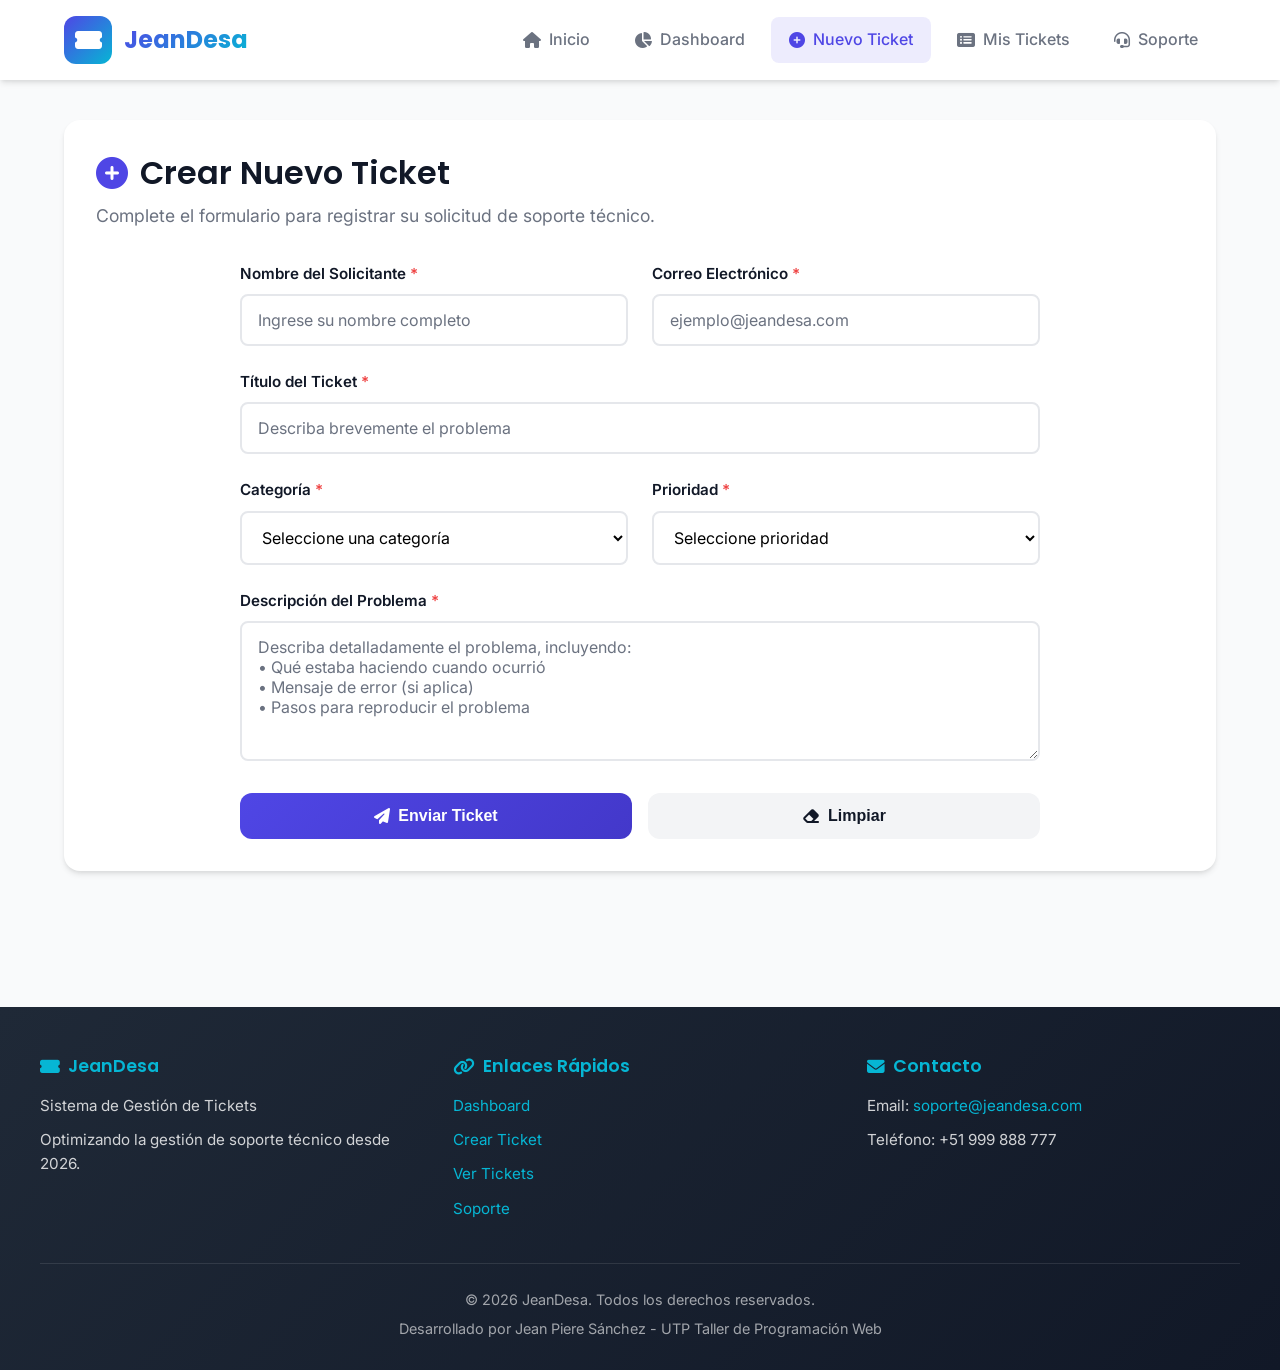
<file: Proyecto2/nuevo-ticket.html>
<!DOCTYPE html>
<html lang="es">
<head>
    <meta charset="UTF-8">
    <meta name="viewport" content="width=device-width, initial-scale=1.0">
    <title>Nuevo Ticket - JeanDesa</title>

    <!-- Google Fonts -->
    <link rel="preconnect" href="https://fonts.googleapis.com">
    <link rel="preconnect" href="https://fonts.gstatic.com" crossorigin>
    <link href="https://fonts.googleapis.com/css2?family=Inter:wght@400;500;600&family=Poppins:wght@600;700&display=swap" rel="stylesheet">

    <!-- Font Awesome -->
    <link rel="stylesheet" href="https://cdnjs.cloudflare.com/ajax/libs/font-awesome/6.5.1/css/all.min.css">
    <!-- CSS -->
    <link rel="stylesheet" href="styles/style.css">

</head>
<body>
    <!-- ===== HEADER ===== -->
    <header>
        <div class="header-container">
            <a href="index.html" class="logo">
                <div class="logo-icon">
                    <i class="fas fa-ticket-alt"></i>
                </div>
                <span class="logo-text">JeanDesa</span>
            </a>

            <button class="menu-toggle" id="menuToggle" aria-label="Abrir menú">
                <i class="fas fa-bars"></i>
            </button>

            <nav id="mainNav">
                <ul>
                    <li><a href="index.html"><i class="fas fa-home"></i> Inicio</a></li>
                    <li><a href="dashboard.html"><i class="fas fa-chart-pie"></i> Dashboard</a></li>
                    <li><a href="nuevo-ticket.html"><i class="fas fa-plus-circle"></i> Nuevo Ticket</a></li>
                    <li><a href="mis-tickets.html"><i class="fas fa-list-alt"></i> Mis Tickets</a></li>
                    <li><a href="soporte.html"><i class="fas fa-headset"></i> Soporte</a></li>
                </ul>
            </nav>
        </div>
    </header>

    <!-- ===== MAIN CONTENT ===== -->
    <main>
        <!-- ===== NUEVO TICKET SECTION (GRID FORM) ===== -->
        <section id="nuevo-ticket">
            <div class="section-header">
                <h2><i class="fas fa-plus-circle"></i> Crear Nuevo Ticket</h2>
                <p>Complete el formulario para registrar su solicitud de soporte técnico.</p>
            </div>

            <div class="form-container">
                <div class="alert alert-success" id="alerta-exito">
                    <i class="fas fa-check-circle"></i>
                    <span>Ticket creado exitosamente.</span>
                </div>

                <form id="form-ticket">
                    <div class="form-grid">
                        <div class="form-group">
                            <label for="solicitante">
                                Nombre del Solicitante <span class="required">*</span>
                            </label>
                            <input
                                type="text"
                                id="solicitante"
                                name="solicitante"
                                placeholder="Ingrese su nombre completo"
                                required
                                minlength="2"
                                maxlength="100"
                            >
                        </div>

                        <div class="form-group">
                            <label for="email">
                                Correo Electrónico <span class="required">*</span>
                            </label>
                            <input
                                type="email"
                                id="email"
                                name="email"
                                placeholder="ejemplo@jeandesa.com"
                                required
                            >
                        </div>

                        <div class="form-group full-width">
                            <label for="titulo-ticket">
                                Título del Ticket <span class="required">*</span>
                            </label>
                            <input
                                type="text"
                                id="titulo-ticket"
                                name="titulo-ticket"
                                placeholder="Describa brevemente el problema"
                                required
                                minlength="5"
                                maxlength="150"
                            >
                        </div>

                        <div class="form-group">
                            <label for="categoria">
                                Categoría <span class="required">*</span>
                            </label>
                            <!-- onchange para cambiar estilo al seleccionar categoría -->
                            <select id="categoria" name="categoria" required onchange="alCambiarCategoria(this)">
                                <option value="" disabled selected>Seleccione una categoría</option>
                                <option value="software">Software</option>
                                <option value="hardware">Hardware</option>
                                <option value="red">Red / Conectividad</option>
                                <option value="accesos">Accesos / Permisos</option>
                                <option value="otro">Otro</option>
                            </select>
                        </div>

                        <div class="form-group">
                            <label for="prioridad">
                                Prioridad <span class="required">*</span>
                            </label>
                            <!-- onchange para cambiar estilo al seleccionar prioridad -->
                            <select id="prioridad" name="prioridad" required onchange="alCambiarPrioridad(this)">
                                <option value="" disabled selected>Seleccione prioridad</option>
                                <option value="baja">Baja - Puede esperar</option>
                                <option value="media">Media - Afecta parcialmente</option>
                                <option value="alta">Alta - Afecta trabajo</option>
                                <option value="critica">Crítica - Sistema detenido</option>
                            </select>
                        </div>

                        <div class="form-group full-width">
                            <label for="descripcion">
                                Descripción del Problema <span class="required">*</span>
                            </label>
                            <textarea
                                id="descripcion"
                                name="descripcion"
                                placeholder="Describa detalladamente el problema, incluyendo:
• Qué estaba haciendo cuando ocurrió
• Mensaje de error (si aplica)
• Pasos para reproducir el problema"
                                required
                                minlength="20"
                                maxlength="2000"
                            ></textarea>
                        </div>

                        <div class="form-buttons">
                            <button type="submit" class="btn btn-submit">
                                <i class="fas fa-paper-plane"></i> Enviar Ticket
                            </button>
                            <button type="reset" class="btn btn-secondary">
                                <i class="fas fa-eraser"></i> Limpiar
                            </button>
                        </div>
                    </div>
                </form>
            </div>
        </section>
    </main>

    <!-- ===== MODAL DE DETALLE DE TICKET ===== -->
    <div class="modal-overlay" id="modalOverlay">
        <div class="modal" id="modalTicket">
            <button class="modal-close" id="modalClose" aria-label="Cerrar modal">&times;</button>
            <div class="modal-header">
                <h3 id="modal-titulo"></h3>
            </div>
            <div class="modal-body" id="modal-body">
                <!-- Contenido llenado dinámicamente con JavaScript -->
            </div>
            <div class="modal-footer">
                <button class="btn btn-secondary" onclick="cerrarModal()">
                    <i class="fas fa-times"></i> Cerrar
                </button>
            </div>
        </div>
    </div>

    <!-- ===== FOOTER ===== -->
    <footer>
        <div class="footer-container">
            <div class="footer-grid">
                <div class="footer-col">
                    <h4><i class="fas fa-ticket-alt"></i> JeanDesa</h4>
                    <p>Sistema de Gestión de Tickets</p>
                    <p>Optimizando la gestión de soporte técnico desde 2026.</p>
                </div>

                <div class="footer-col">
                    <h4><i class="fas fa-link"></i> Enlaces Rápidos</h4>
                    <p><a href="dashboard.html">Dashboard</a></p>
                    <p><a href="nuevo-ticket.html">Crear Ticket</a></p>
                    <p><a href="mis-tickets.html">Ver Tickets</a></p>
                    <p><a href="soporte.html">Soporte</a></p>
                </div>

                <div class="footer-col">
                    <h4><i class="fas fa-envelope"></i> Contacto</h4>
                    <p>Email: <a href="mailto:soporte@jeandesa.com">soporte@jeandesa.com</a></p>
                    <p>Teléfono: +51 999 888 777</p>
                </div>
            </div>

            <div class="footer-bottom">
                <p>&copy; 2026 JeanDesa. Todos los derechos reservados.</p>
                <p>Desarrollado por Jean Piere Sánchez - UTP Taller de Programación Web</p>
            </div>
        </div>
    </footer>

    <!-- ===== JAVASCRIPT EXTERNO ===== -->
    <script src="app.js"></script>
</body>
</html>
</file>
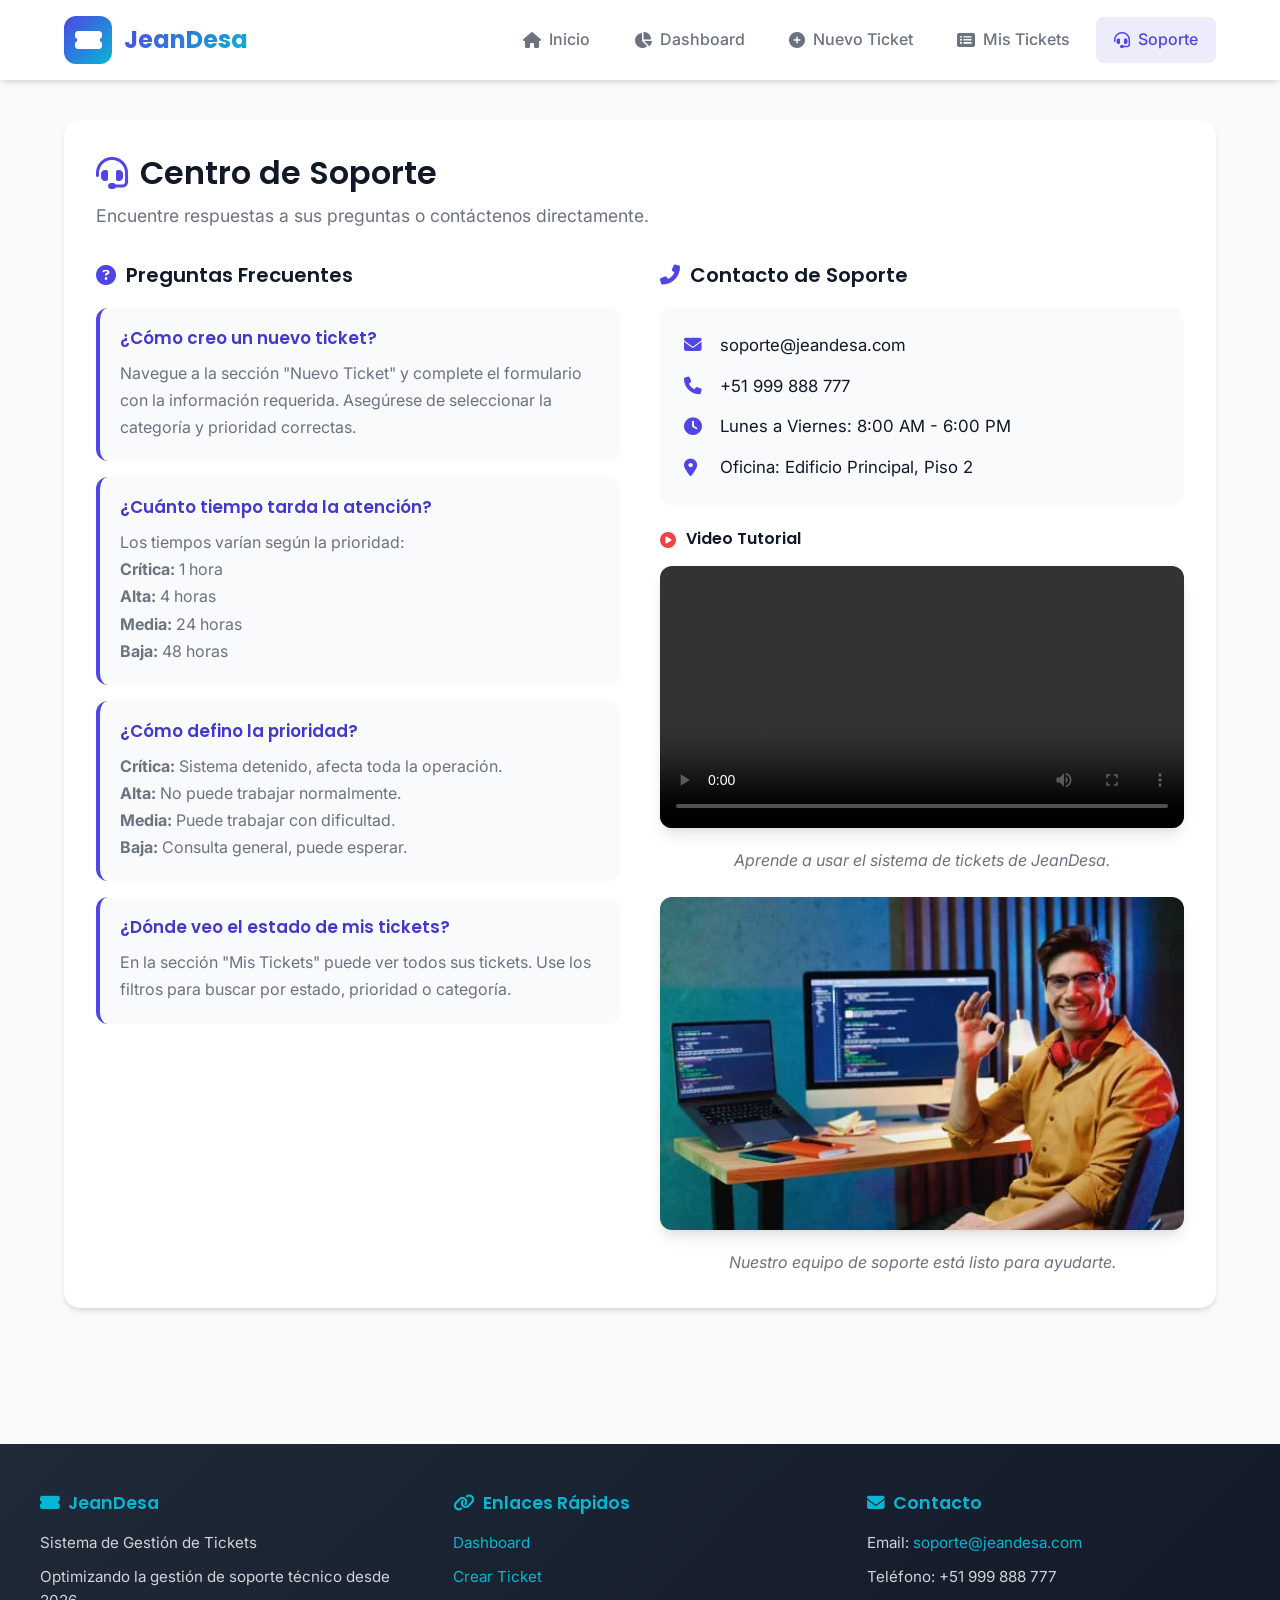
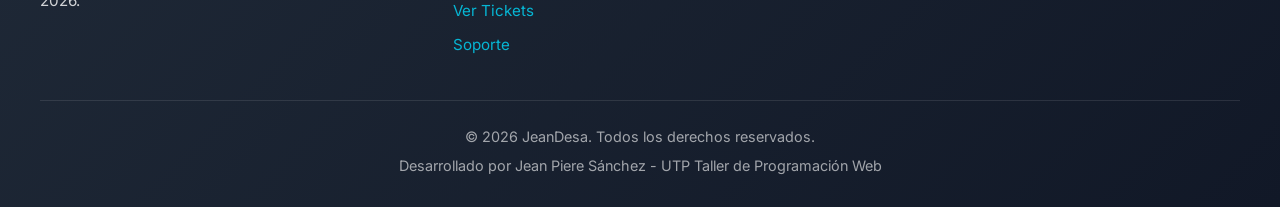
<file: Proyecto2/soporte.html>
<!DOCTYPE html>
<html lang="es">
<head>
    <meta charset="UTF-8">
    <meta name="viewport" content="width=device-width, initial-scale=1.0">
    <title>Soporte - JeanDesa</title>

    <!-- Google Fonts -->
    <link rel="preconnect" href="https://fonts.googleapis.com">
    <link rel="preconnect" href="https://fonts.gstatic.com" crossorigin>
    <link href="https://fonts.googleapis.com/css2?family=Inter:wght@400;500;600&family=Poppins:wght@600;700&display=swap" rel="stylesheet">

    <!-- Font Awesome -->
    <link rel="stylesheet" href="https://cdnjs.cloudflare.com/ajax/libs/font-awesome/6.5.1/css/all.min.css">
    <!-- CSS -->
    <link rel="stylesheet" href="styles/style.css">

</head>
<body>
    <!-- ===== HEADER ===== -->
    <header>
        <div class="header-container">
            <a href="index.html" class="logo">
                <div class="logo-icon">
                    <i class="fas fa-ticket-alt"></i>
                </div>
                <span class="logo-text">JeanDesa</span>
            </a>

            <button class="menu-toggle" id="menuToggle" aria-label="Abrir menú">
                <i class="fas fa-bars"></i>
            </button>

            <nav id="mainNav">
                <ul>
                    <li><a href="index.html"><i class="fas fa-home"></i> Inicio</a></li>
                    <li><a href="dashboard.html"><i class="fas fa-chart-pie"></i> Dashboard</a></li>
                    <li><a href="nuevo-ticket.html"><i class="fas fa-plus-circle"></i> Nuevo Ticket</a></li>
                    <li><a href="mis-tickets.html"><i class="fas fa-list-alt"></i> Mis Tickets</a></li>
                    <li><a href="soporte.html"><i class="fas fa-headset"></i> Soporte</a></li>
                </ul>
            </nav>
        </div>
    </header>

    <!-- ===== MAIN CONTENT ===== -->
    <main>
        <!-- ===== CONTACTO/SOPORTE SECTION (GRID) ===== -->
        <section id="contacto">
            <div class="section-header">
                <h2><i class="fas fa-headset"></i> Centro de Soporte</h2>
                <p>Encuentre respuestas a sus preguntas o contáctenos directamente.</p>
            </div>

            <div class="contact-grid">
                <!-- FAQ Section -->
                <div class="faq-section">
                    <h3><i class="fas fa-question-circle"></i> Preguntas Frecuentes</h3>

                    <article class="faq-item">
                        <h4>¿Cómo creo un nuevo ticket?</h4>
                        <p>Navegue a la sección "Nuevo Ticket" y complete el formulario con la información requerida. Asegúrese de seleccionar la categoría y prioridad correctas.</p>
                    </article>

                    <article class="faq-item">
                        <h4>¿Cuánto tiempo tarda la atención?</h4>
                        <p>Los tiempos varían según la prioridad:<br>
                        <strong>Crítica:</strong> 1 hora<br>
                        <strong>Alta:</strong> 4 horas<br>
                        <strong>Media:</strong> 24 horas<br>
                        <strong>Baja:</strong> 48 horas</p>
                    </article>

                    <article class="faq-item">
                        <h4>¿Cómo defino la prioridad?</h4>
                        <p><strong>Crítica:</strong> Sistema detenido, afecta toda la operación.<br>
                        <strong>Alta:</strong> No puede trabajar normalmente.<br>
                        <strong>Media:</strong> Puede trabajar con dificultad.<br>
                        <strong>Baja:</strong> Consulta general, puede esperar.</p>
                    </article>

                    <article class="faq-item">
                        <h4>¿Dónde veo el estado de mis tickets?</h4>
                        <p>En la sección "Mis Tickets" puede ver todos sus tickets. Use los filtros para buscar por estado, prioridad o categoría.</p>
                    </article>
                </div>

                <!-- Support Contact Section -->
                <div class="support-section">
                    <h3><i class="fas fa-phone-alt"></i> Contacto de Soporte</h3>

                    <div class="contact-info">
                        <p><i class="fas fa-envelope"></i> soporte@jeandesa.com</p>
                        <p><i class="fas fa-phone"></i> +51 999 888 777</p>
                        <p><i class="fas fa-clock"></i> Lunes a Viernes: 8:00 AM - 6:00 PM</p>
                        <p><i class="fas fa-map-marker-alt"></i> Oficina: Edificio Principal, Piso 2</p>
                    </div>

                    <!-- Video Tutorial -->
                    <div class="video-container">
                        <h4><i class="fas fa-play-circle"></i> Video Tutorial</h4>
                        <video controls>
                            <source src="media/YTDown.com_YouTube_AboutMe-Video-Vova-Melnykov-Schauspieler_Media_6YZbpWTd0wc_003_360p.mp4" type="video/mp4">
                            <p>Tu navegador no soporta el elemento de video.</p>
                        </video>
                        <p class="video-caption">Aprende a usar el sistema de tickets de JeanDesa.</p>
                    </div>

                    <!-- Imagen del equipo -->
                    <div class="image-container">
                        <img src="media/trabajo-para-ingeniero-de-sistemas-.webp" alt="Equipo de soporte técnico JeanDesa">
                        <p class="image-caption">Nuestro equipo de soporte está listo para ayudarte.</p>
                    </div>
                </div>
            </div>
        </section>
    </main>

    <!-- ===== FOOTER ===== -->
    <footer>
        <div class="footer-container">
            <div class="footer-grid">
                <div class="footer-col">
                    <h4><i class="fas fa-ticket-alt"></i> JeanDesa</h4>
                    <p>Sistema de Gestión de Tickets</p>
                    <p>Optimizando la gestión de soporte técnico desde 2026.</p>
                </div>

                <div class="footer-col">
                    <h4><i class="fas fa-link"></i> Enlaces Rápidos</h4>
                    <p><a href="dashboard.html">Dashboard</a></p>
                    <p><a href="nuevo-ticket.html">Crear Ticket</a></p>
                    <p><a href="mis-tickets.html">Ver Tickets</a></p>
                    <p><a href="soporte.html">Soporte</a></p>
                </div>

                <div class="footer-col">
                    <h4><i class="fas fa-envelope"></i> Contacto</h4>
                    <p>Email: <a href="mailto:soporte@jeandesa.com">soporte@jeandesa.com</a></p>
                    <p>Teléfono: +51 999 888 777</p>
                </div>
            </div>

            <div class="footer-bottom">
                <p>&copy; 2026 JeanDesa. Todos los derechos reservados.</p>
                <p>Desarrollado por Jean Piere Sánchez - UTP Taller de Programación Web</p>
            </div>
        </div>
    </footer>

    <!-- ===== JAVASCRIPT EXTERNO ===== -->
    <script src="app.js"></script>
</body>
</html>
</file>
<file: styles/style.css>
:root {
    --primary: #4F46E5;
    --primary-dark: #4338CA;
    --primary-light: #818CF8;
    --secondary: #06B6D4;
    --secondary-dark: #0891B2;

    --success: #10B981;
    --success-light: #D1FAE5;
    --warning: #F59E0B;
    --warning-light: #FEF3C7;
    --danger: #EF4444;
    --danger-light: #FEE2E2;
    --neutral: #6B7280;
    --neutral-light: #F3F4F6;

    --background: #F9FAFB;
    --surface: #FFFFFF;
    --text: #111827;
    --text-secondary: #6B7280;
    --border: #E5E7EB;

    --shadow-sm: 0 1px 2px 0 rgba(0, 0, 0, 0.05);
    --shadow: 0 4px 6px -1px rgba(0, 0, 0, 0.1), 0 2px 4px -1px rgba(0, 0, 0, 0.06);
    --shadow-lg: 0 10px 15px -3px rgba(0, 0, 0, 0.1), 0 4px 6px -2px rgba(0, 0, 0, 0.05);
    --shadow-xl: 0 20px 25px -5px rgba(0, 0, 0, 0.1), 0 10px 10px -5px rgba(0, 0, 0, 0.04);

    --radius-sm: 8px;
    --radius: 12px;
    --radius-lg: 16px;
    --radius-xl: 24px;
}

/* ===== RESET Y ESTILOS BASE ===== */
* {
    margin: 0;
    padding: 0;
    box-sizing: border-box;
}

html {
    scroll-behavior: smooth;
}

body {
    font-family: 'Inter', sans-serif;
    background-color: var(--background);
    color: var(--text);
    line-height: 1.6;
}

h1, h2, h3, h4, h5, h6 {
    font-family: 'Poppins', sans-serif;
    font-weight: 600;
    line-height: 1.3;
}

/* ===== HEADER CON FLEXBOX ===== */
header {
    background-color: var(--surface);
    box-shadow: var(--shadow);
    position: sticky;
    top: 0;
    z-index: 1000;
}

.header-container {
    max-width: 1200px;
    margin: 0 auto;
    padding: 16px 24px;
    display: flex;
    justify-content: space-between;
    align-items: center;
    gap: 24px;
}

.logo {
    display: flex;
    align-items: center;
    gap: 12px;
    text-decoration: none;
    color: var(--text);
}

.logo-icon {
    width: 48px;
    height: 48px;
    background: linear-gradient(135deg, var(--primary) 0%, var(--secondary) 100%);
    border-radius: var(--radius);
    display: flex;
    align-items: center;
    justify-content: center;
    color: white;
    font-size: 1.5rem;
}

.logo-text {
    font-family: 'Poppins', sans-serif;
    font-size: 1.5rem;
    font-weight: 700;
    background: linear-gradient(135deg, var(--primary) 0%, var(--secondary) 100%);
    -webkit-background-clip: text;
    -webkit-text-fill-color: transparent;
    background-clip: text;
}

/* Navegación con Flexbox */
nav ul {
    list-style: none;
    display: flex;
    align-items: center;
    gap: 8px;
}

nav ul li a {
    display: flex;
    align-items: center;
    gap: 8px;
    padding: 10px 18px;
    text-decoration: none;
    color: var(--text-secondary);
    font-weight: 500;
    border-radius: var(--radius-sm);
    transition: all 0.3s ease;
}

nav ul li a:hover {
    color: var(--primary);
    background-color: rgba(79, 70, 229, 0.1);
}

nav ul li a.active {
    color: var(--primary);
    background-color: rgba(79, 70, 229, 0.1);
}

/* Menú hamburguesa para móvil */
.menu-toggle {
    display: none;
    background: none;
    border: none;
    font-size: 1.5rem;
    color: var(--text);
    cursor: pointer;
    padding: 8px;
}

/* ===== SECCIÓN HERO ===== */
.hero {
    background: linear-gradient(135deg, var(--primary) 0%, var(--primary-dark) 50%, var(--secondary-dark) 100%);
    color: white;
    padding: 80px 24px;
    text-align: center;
    position: relative;
    overflow: hidden;
}

.hero::before {
    content: '';
    position: absolute;
    top: 0;
    left: 0;
    right: 0;
    bottom: 0;
    background: url("data:image/svg+xml,%3Csvg width='60' height='60' viewBox='0 0 60 60' xmlns='http://www.w3.org/2000/svg'%3E%3Cg fill='none' fill-rule='evenodd'%3E%3Cg fill='%23ffffff' fill-opacity='0.05'%3E%3Cpath d='M36 34v-4h-2v4h-4v2h4v4h2v-4h4v-2h-4zm0-30V0h-2v4h-4v2h4v4h2V6h4V4h-4zM6 34v-4H4v4H0v2h4v4h2v-4h4v-2H6zM6 4V0H4v4H0v2h4v4h2V6h4V4H6z'/%3E%3C/g%3E%3C/g%3E%3C/svg%3E");
    opacity: 0.5;
}

.hero-content {
    max-width: 800px;
    margin: 0 auto;
    position: relative;
    z-index: 1;
}

.hero h1 {
    font-size: 3rem;
    font-weight: 700;
    margin-bottom: 16px;
    animation: fadeInUp 0.8s ease;
}

.hero p {
    font-size: 1.25rem;
    opacity: 0.9;
    margin-bottom: 32px;
    animation: fadeInUp 0.8s ease 0.2s backwards;
}

.hero-buttons {
    display: flex;
    justify-content: center;
    gap: 16px;
    flex-wrap: wrap;
    animation: fadeInUp 0.8s ease 0.4s backwards;
}

/* Animación keyframes */
@keyframes fadeInUp {
    from {
        opacity: 0;
        transform: translateY(30px);
    }
    to {
        opacity: 1;
        transform: translateY(0);
    }
}

@keyframes pulse {
    0%, 100% {
        transform: scale(1);
    }
    50% {
        transform: scale(1.05);
    }
}

@keyframes slideIn {
    from {
        opacity: 0;
        transform: translateX(-20px);
    }
    to {
        opacity: 1;
        transform: translateX(0);
    }
}

/* ===== BOTONES ===== */
.btn {
    display: inline-flex;
    align-items: center;
    gap: 8px;
    padding: 14px 28px;
    font-size: 1rem;
    font-weight: 600;
    text-decoration: none;
    border-radius: var(--radius);
    border: none;
    cursor: pointer;
    transition: all 0.3s ease;
}

.btn-primary {
    background-color: white;
    color: var(--primary);
}

.btn-primary:hover {
    background-color: var(--background);
    transform: translateY(-2px);
    box-shadow: var(--shadow-lg);
}

.btn-outline {
    background-color: transparent;
    color: white;
    border: 2px solid rgba(255, 255, 255, 0.5);
}

.btn-outline:hover {
    background-color: rgba(255, 255, 255, 0.1);
    border-color: white;
    transform: translateY(-2px);
}

.btn-submit {
    background: linear-gradient(135deg, var(--primary) 0%, var(--primary-dark) 100%);
    color: white;
}

.btn-submit:hover {
    transform: translateY(-2px);
    box-shadow: 0 8px 20px rgba(79, 70, 229, 0.4);
}

.btn-secondary {
    background-color: var(--neutral-light);
    color: var(--text);
}

.btn-secondary:hover {
    background-color: var(--border);
    transform: translateY(-2px);
}

/* ===== CONTENEDOR PRINCIPAL ===== */
main {
    max-width: 1200px;
    margin: 0 auto;
    padding: 40px 24px;
}

/* ===== SECCIONES ===== */
section {
    margin-bottom: 48px;
}

.section-header {
    margin-bottom: 32px;
}

.section-header h2 {
    font-size: 2rem;
    color: var(--text);
    margin-bottom: 8px;
    display: flex;
    align-items: center;
    gap: 12px;
}

.section-header h2 i {
    color: var(--primary);
}

.section-header p {
    color: var(--text-secondary);
    font-size: 1.1rem;
}

/* ===== DASHBOARD CON GRID ===== */
#dashboard {
    background-color: var(--surface);
    padding: 32px;
    border-radius: var(--radius-lg);
    box-shadow: var(--shadow);
}

.stats-grid {
    display: grid;
    grid-template-columns: repeat(auto-fit, minmax(240px, 1fr));
    gap: 24px;
    margin-bottom: 40px;
}

.stat-card {
    background: var(--surface);
    padding: 24px;
    border-radius: var(--radius);
    border: 1px solid var(--border);
    display: flex;
    align-items: center;
    gap: 20px;
    transition: all 0.3s ease;
    animation: slideIn 0.5s ease backwards;
}

.stat-card:nth-child(1) { animation-delay: 0.1s; }
.stat-card:nth-child(2) { animation-delay: 0.2s; }
.stat-card:nth-child(3) { animation-delay: 0.3s; }
.stat-card:nth-child(4) { animation-delay: 0.4s; }

.stat-card:hover {
    transform: translateY(-8px);
    box-shadow: var(--shadow-xl);
    border-color: transparent;
}

.stat-icon {
    width: 64px;
    height: 64px;
    border-radius: var(--radius);
    display: flex;
    align-items: center;
    justify-content: center;
    font-size: 1.5rem;
    color: white;
    flex-shrink: 0;
}

.stat-icon.abierto { background: linear-gradient(135deg, var(--danger), #DC2626); }
.stat-icon.proceso { background: linear-gradient(135deg, var(--warning), #D97706); }
.stat-icon.resuelto { background: linear-gradient(135deg, var(--success), #059669); }
.stat-icon.cerrado { background: linear-gradient(135deg, var(--neutral), #4B5563); }

.stat-info {
    flex: 1;
}

.stat-number {
    font-family: 'Poppins', sans-serif;
    font-size: 2.5rem;
    font-weight: 700;
    color: var(--text);
    line-height: 1;
}

.stat-label {
    color: var(--text-secondary);
    font-size: 0.95rem;
    margin-top: 4px;
}

/* Tickets recientes */
.recent-tickets h3 {
    font-size: 1.25rem;
    color: var(--text);
    margin-bottom: 16px;
    display: flex;
    align-items: center;
    gap: 8px;
}

.recent-tickets h3 i {
    color: var(--primary);
}

/* ===== FORMULARIO CON GRID ===== */
#nuevo-ticket {
    background-color: var(--surface);
    padding: 32px;
    border-radius: var(--radius-lg);
    box-shadow: var(--shadow);
}

.form-container {
    max-width: 800px;
    margin: 0 auto;
}

.alert {
    padding: 16px 20px;
    border-radius: var(--radius);
    margin-bottom: 24px;
    display: none;
    align-items: center;
    gap: 12px;
    animation: slideIn 0.3s ease;
}

.alert-success {
    background-color: var(--success-light);
    color: #065F46;
    border: 1px solid var(--success);
}

.form-grid {
    display: grid;
    grid-template-columns: repeat(2, 1fr);
    gap: 24px;
}

.form-group {
    display: flex;
    flex-direction: column;
    gap: 8px;
}

.form-group.full-width {
    grid-column: 1 / -1;
}

.form-group label {
    font-weight: 600;
    color: var(--text);
    font-size: 0.95rem;
}

.form-group label .required {
    color: var(--danger);
}

.form-group input,
.form-group select,
.form-group textarea {
    padding: 14px 16px;
    border: 2px solid var(--border);
    border-radius: var(--radius-sm);
    font-size: 1rem;
    font-family: inherit;
    transition: all 0.3s ease;
    background-color: var(--surface);
}

.form-group input:focus,
.form-group select:focus,
.form-group textarea:focus {
    outline: none;
    border-color: var(--primary);
    box-shadow: 0 0 0 4px rgba(79, 70, 229, 0.1);
}

.form-group input::placeholder,
.form-group textarea::placeholder {
    color: var(--text-secondary);
}

.form-group textarea {
    min-height: 140px;
    resize: vertical;
}

.form-buttons {
    display: flex;
    gap: 16px;
    margin-top: 8px;
    grid-column: 1 / -1;
}

.form-buttons .btn {
    flex: 1;
    justify-content: center;
}

/* --- Validación inline --- */
.error-message {
    display: none;
    color: var(--danger);
    font-size: 0.8rem;
    margin-top: 4px;
    font-weight: 500;
}

.error-message::before {
    content: "\f06a  ";
    font-family: "Font Awesome 6 Free";
    font-weight: 900;
}

.form-group.has-error input,
.form-group.has-error select,
.form-group.has-error textarea {
    border-color: var(--danger);
    box-shadow: 0 0 0 3px rgba(239, 68, 68, 0.15);
}

.form-group.has-success input,
.form-group.has-success select,
.form-group.has-success textarea {
    border-color: var(--success);
    box-shadow: 0 0 0 3px rgba(16, 185, 129, 0.15);
}

/* ===== MIS TICKETS ===== */
#mis-tickets {
    background-color: var(--surface);
    padding: 32px;
    border-radius: var(--radius-lg);
    box-shadow: var(--shadow);
}

/* Filtros con Flexbox */
.filters-container {
    display: flex;
    flex-wrap: wrap;
    gap: 16px;
    padding: 20px;
    background-color: var(--background);
    border-radius: var(--radius);
    margin-bottom: 24px;
    align-items: center;
}

.filter-group {
    display: flex;
    align-items: center;
    gap: 10px;
}

.filter-group label {
    font-weight: 600;
    color: var(--text-secondary);
    font-size: 0.9rem;
}

.filter-group select {
    padding: 10px 16px;
    border: 2px solid var(--border);
    border-radius: var(--radius-sm);
    font-size: 0.95rem;
    background-color: var(--surface);
    cursor: pointer;
    transition: all 0.3s ease;
}

.filter-group select:focus {
    outline: none;
    border-color: var(--primary);
}

/* Tabla de tickets */
.table-container {
    overflow-x: auto;
    border-radius: var(--radius);
    border: 1px solid var(--border);
}

table {
    width: 100%;
    border-collapse: collapse;
}

table thead {
    background: linear-gradient(135deg, var(--primary) 0%, var(--primary-dark) 100%);
    color: white;
}

table th {
    padding: 16px;
    text-align: left;
    font-weight: 600;
    font-size: 0.95rem;
}

table td {
    padding: 16px;
    border-bottom: 1px solid var(--border);
    font-size: 0.95rem;
}

table tbody tr {
    transition: background-color 0.2s ease;
}

table tbody tr:hover {
    background-color: var(--background);
}

table tbody tr:last-child td {
    border-bottom: none;
}

/* Badges de estado */
.badge {
    display: inline-flex;
    align-items: center;
    gap: 6px;
    padding: 6px 12px;
    border-radius: 20px;
    font-size: 0.85rem;
    font-weight: 600;
}

.badge-abierto {
    background-color: var(--danger-light);
    color: var(--danger);
}

.badge-proceso {
    background-color: var(--warning-light);
    color: #B45309;
}

.badge-resuelto {
    background-color: var(--success-light);
    color: #065F46;
}

.badge-cerrado {
    background-color: var(--neutral-light);
    color: var(--neutral);
}

/* Badges de prioridad */
.priority {
    font-weight: 600;
}

.priority-baja { color: #3B82F6; }
.priority-media { color: var(--warning); }
.priority-alta { color: #EA580C; }
.priority-critica { color: var(--danger); }

/* Botones de acción */
.action-btn {
    padding: 8px 14px;
    border: none;
    border-radius: var(--radius-sm);
    font-size: 0.85rem;
    font-weight: 500;
    cursor: pointer;
    transition: all 0.3s ease;
    display: inline-flex;
    align-items: center;
    gap: 6px;
    margin-right: 6px;
    margin-bottom: 6px;
}

.action-btn.view {
    background-color: var(--primary);
    color: white;
}

.action-btn.view:hover {
    background-color: var(--primary-dark);
    transform: translateY(-2px);
}

.action-btn.delete {
    background-color: var(--danger-light);
    color: var(--danger);
}

.action-btn.delete:hover {
    background-color: var(--danger);
    color: white;
    transform: translateY(-2px);
}

.summary-row {
    background-color: var(--background);
    font-weight: 600;
}

.summary-row td {
    border-top: 2px solid var(--primary);
}

.no-tickets {
    text-align: center;
    padding: 60px 20px;
    color: var(--text-secondary);
}

.no-tickets i {
    font-size: 4rem;
    color: var(--border);
    margin-bottom: 16px;
}

.no-tickets p {
    font-size: 1.1rem;
}

/* ===== CONTACTO/SOPORTE ===== */
#contacto {
    background-color: var(--surface);
    padding: 32px;
    border-radius: var(--radius-lg);
    box-shadow: var(--shadow);
}

.contact-grid {
    display: grid;
    grid-template-columns: 1fr 1fr;
    gap: 40px;
}

.faq-section h3,
.support-section h3 {
    font-size: 1.25rem;
    color: var(--text);
    margin-bottom: 20px;
    display: flex;
    align-items: center;
    gap: 10px;
}

.faq-section h3 i,
.support-section h3 i {
    color: var(--primary);
}

.faq-item {
    background-color: var(--background);
    padding: 20px;
    border-radius: var(--radius);
    margin-bottom: 16px;
    border-left: 4px solid var(--primary);
    transition: all 0.3s ease;
}

.faq-item:hover {
    transform: translateX(8px);
    box-shadow: var(--shadow);
}

.faq-question {
    display: flex;
    justify-content: space-between;
    align-items: center;
    cursor: pointer;
    gap: 12px;
}

.faq-question h4 {
    color: var(--primary-dark);
    margin-bottom: 0;
    font-size: 1.05rem;
}

.faq-icon {
    color: var(--primary);
    font-size: 0.9rem;
    transition: transform 0.3s ease;
    flex-shrink: 0;
}

.faq-item.active .faq-icon {
    transform: rotate(180deg);
}

.faq-answer {
    max-height: 0;
    overflow: hidden;
    transition: max-height 0.4s ease, padding-top 0.3s ease;
    padding-top: 0;
}

.faq-item.active .faq-answer {
    max-height: 300px;
    padding-top: 12px;
}

.faq-answer p {
    color: var(--text-secondary);
    line-height: 1.7;
}

.contact-info {
    background-color: var(--background);
    padding: 24px;
    border-radius: var(--radius);
    margin-bottom: 24px;
}

.contact-info p {
    display: flex;
    align-items: center;
    gap: 12px;
    margin-bottom: 14px;
    font-size: 1.05rem;
}

.contact-info p:last-child {
    margin-bottom: 0;
}

.contact-info i {
    width: 24px;
    color: var(--primary);
    font-size: 1.1rem;
}

/* Formulario de contacto */
.contact-form-container {
    background-color: var(--background);
    padding: 24px;
    border-radius: var(--radius);
    margin-top: 24px;
}

.contact-form-container h4 {
    color: var(--primary-dark);
    margin-bottom: 16px;
    display: flex;
    align-items: center;
    gap: 8px;
}

/* Contenedor de video */
.video-container {
    margin-top: 24px;
}

.video-container h4 {
    color: var(--text);
    margin-bottom: 16px;
    display: flex;
    align-items: center;
    gap: 10px;
}

.video-container h4 i {
    color: var(--danger);
}

.video-container video {
    width: 100%;
    border-radius: var(--radius);
    box-shadow: var(--shadow-lg);
}

.video-caption {
    margin-top: 12px;
    color: var(--text-secondary);
    font-style: italic;
    text-align: center;
}

/* Contenedor de imagen */
.image-container {
    margin-top: 24px;
}

.image-container img {
    width: 100%;
    border-radius: var(--radius);
    box-shadow: var(--shadow-lg);
    transition: transform 0.3s ease;
}

.image-container img:hover {
    transform: scale(1.02);
}

.image-caption {
    margin-top: 12px;
    color: var(--text-secondary);
    font-style: italic;
    text-align: center;
}

/* ===== FOOTER CON FLEXBOX ===== */
footer {
    background: linear-gradient(135deg, #1F2937 0%, #111827 100%);
    color: white;
    padding: 48px 24px 24px;
    margin-top: 48px;
}

.footer-container {
    max-width: 1200px;
    margin: 0 auto;
}

.footer-grid {
    display: flex;
    flex-wrap: wrap;
    justify-content: space-between;
    gap: 40px;
    margin-bottom: 32px;
}

.footer-col {
    flex: 1;
    min-width: 200px;
}

.footer-col h4 {
    color: var(--secondary);
    margin-bottom: 16px;
    font-size: 1.1rem;
    display: flex;
    align-items: center;
    gap: 8px;
}

.footer-col p {
    color: rgba(255, 255, 255, 0.8);
    margin-bottom: 10px;
    font-size: 0.95rem;
}

.footer-col a {
    color: var(--secondary);
    text-decoration: none;
    transition: color 0.3s ease;
}

.footer-col a:hover {
    color: white;
    text-decoration: underline;
}

.footer-bottom {
    border-top: 1px solid rgba(255, 255, 255, 0.1);
    padding-top: 24px;
    text-align: center;
}

.footer-bottom p {
    color: rgba(255, 255, 255, 0.6);
    font-size: 0.9rem;
    margin-bottom: 6px;
}

/* ===== LANDING PAGE SECTIONS ===== */

.landing-section {
    padding: 72px 24px;
    max-width: 1200px;
    margin: 0 auto;
}

.landing-header {
    text-align: center;
    margin-bottom: 56px;
}

.landing-badge {
    display: inline-block;
    padding: 6px 18px;
    background: rgba(79, 70, 229, 0.1);
    color: var(--primary);
    border-radius: 20px;
    font-size: 0.85rem;
    font-weight: 600;
    text-transform: uppercase;
    letter-spacing: 0.06em;
    margin-bottom: 16px;
}

.landing-header h2 {
    font-size: 2.25rem;
    color: var(--text);
    margin-bottom: 12px;
}

.landing-header p {
    font-size: 1.1rem;
    color: var(--text-secondary);
    max-width: 560px;
    margin: 0 auto;
}

/* ===== FEATURES GRID ===== */
.features-grid {
    display: grid;
    grid-template-columns: repeat(auto-fit, minmax(240px, 1fr));
    gap: 28px;
}

.feature-card {
    background: var(--surface);
    border: 1px solid var(--border);
    border-radius: var(--radius-lg);
    padding: 32px 28px;
    display: flex;
    flex-direction: column;
    gap: 14px;
    transition: all 0.3s ease;
    cursor: default;
}

.feature-card:hover {
    border-color: transparent;
    box-shadow: var(--shadow-xl);
}

.feature-icon {
    width: 56px;
    height: 56px;
    border-radius: var(--radius);
    display: flex;
    align-items: center;
    justify-content: center;
    font-size: 1.4rem;
    color: white;
}

.feature-card h3 {
    font-size: 1.15rem;
    color: var(--text);
}

.feature-card p {
    color: var(--text-secondary);
    font-size: 0.95rem;
    line-height: 1.7;
    flex: 1;
}

.feature-link {
    display: inline-flex;
    align-items: center;
    gap: 6px;
    color: var(--primary);
    font-weight: 600;
    font-size: 0.9rem;
    text-decoration: none;
    transition: gap 0.2s ease;
}

.feature-link:hover {
    gap: 10px;
}

/* ===== STATS BANNER ===== */
.stats-banner {
    background: linear-gradient(135deg, var(--primary) 0%, var(--primary-dark) 50%, var(--secondary-dark) 100%);
    padding: 48px 24px;
}

.stats-banner-inner {
    max-width: 1200px;
    margin: 0 auto;
    display: flex;
    align-items: center;
    justify-content: center;
    flex-wrap: wrap;
    gap: 0;
}

.stat-banner-item {
    flex: 1;
    min-width: 160px;
    text-align: center;
    padding: 16px 24px;
    color: white;
}

.stat-banner-number {
    display: block;
    font-family: 'Poppins', sans-serif;
    font-size: 2.75rem;
    font-weight: 700;
    line-height: 1;
    margin-bottom: 8px;
}

.stat-banner-label {
    display: block;
    font-size: 0.95rem;
    opacity: 0.85;
}

.stat-banner-divider {
    width: 1px;
    height: 60px;
    background: rgba(255, 255, 255, 0.25);
    flex-shrink: 0;
}

/* ===== HOW IT WORKS ===== */
.steps-grid {
    display: flex;
    align-items: center;
    justify-content: center;
    gap: 16px;
    flex-wrap: wrap;
}

.step-card {
    background: var(--surface);
    border: 1px solid var(--border);
    border-radius: var(--radius-lg);
    padding: 32px 24px;
    text-align: center;
    flex: 1;
    min-width: 180px;
    max-width: 220px;
    position: relative;
    transition: all 0.3s ease;
}

.step-card:hover {
    transform: translateY(-6px);
    box-shadow: var(--shadow-xl);
    border-color: var(--primary-light);
}

.step-number {
    position: absolute;
    top: -16px;
    left: 50%;
    transform: translateX(-50%);
    width: 32px;
    height: 32px;
    background: var(--primary);
    color: white;
    border-radius: 50%;
    font-family: 'Poppins', sans-serif;
    font-size: 0.9rem;
    font-weight: 700;
    display: flex;
    align-items: center;
    justify-content: center;
}

.step-icon {
    font-size: 2rem;
    color: var(--primary);
    margin-bottom: 16px;
    margin-top: 8px;
}

.step-card h3 {
    font-size: 1rem;
    color: var(--text);
    margin-bottom: 10px;
}

.step-card p {
    font-size: 0.88rem;
    color: var(--text-secondary);
    line-height: 1.6;
}

.step-arrow {
    font-size: 1.5rem;
    color: var(--border);
    flex-shrink: 0;
}

/* ===== CTA SECTION ===== */
.cta-section {
    margin: 0 24px 72px;
    max-width: 1200px;
    margin-left: auto;
    margin-right: auto;
    margin-bottom: 72px;
}

.cta-inner {
    background: linear-gradient(135deg, var(--primary) 0%, var(--primary-dark) 40%, #1e1b4b 100%);
    border-radius: var(--radius-xl);
    padding: 64px 40px;
    text-align: center;
    color: white;
    position: relative;
    overflow: hidden;
}

.cta-inner::before {
    content: '';
    position: absolute;
    top: -60px;
    right: -60px;
    width: 300px;
    height: 300px;
    background: rgba(255,255,255,0.05);
    border-radius: 50%;
}

.cta-inner::after {
    content: '';
    position: absolute;
    bottom: -80px;
    left: -40px;
    width: 250px;
    height: 250px;
    background: rgba(255,255,255,0.04);
    border-radius: 50%;
}

.cta-icon {
    font-size: 3rem;
    margin-bottom: 20px;
    animation: pulse 2s infinite;
    position: relative;
    z-index: 1;
}

.cta-inner h2 {
    font-size: 2rem;
    margin-bottom: 14px;
    position: relative;
    z-index: 1;
}

.cta-inner p {
    font-size: 1.1rem;
    opacity: 0.85;
    max-width: 520px;
    margin: 0 auto 32px;
    line-height: 1.7;
    position: relative;
    z-index: 1;
}

.cta-buttons {
    display: flex;
    justify-content: center;
    gap: 16px;
    flex-wrap: wrap;
    position: relative;
    z-index: 1;
}

.btn-cta-primary {
    background: white;
    color: var(--primary);
    font-weight: 700;
    padding: 16px 32px;
    border-radius: var(--radius);
    text-decoration: none;
    display: inline-flex;
    align-items: center;
    gap: 8px;
    transition: all 0.3s ease;
    border: none;
    cursor: pointer;
    font-size: 1rem;
}

.btn-cta-primary:hover {
    transform: translateY(-3px);
    box-shadow: 0 12px 30px rgba(0,0,0,0.25);
}

.btn-cta-outline {
    background: transparent;
    color: white;
    font-weight: 600;
    padding: 16px 32px;
    border-radius: var(--radius);
    text-decoration: none;
    display: inline-flex;
    align-items: center;
    gap: 8px;
    border: 2px solid rgba(255,255,255,0.5);
    transition: all 0.3s ease;
    font-size: 1rem;
}

.btn-cta-outline:hover {
    border-color: white;
    background: rgba(255,255,255,0.1);
    transform: translateY(-3px);
}

/* ===== LANDING RESPONSIVE ===== */
@media screen and (max-width: 768px) {
    .landing-header h2 {
        font-size: 1.75rem;
    }

    .stats-banner-inner {
        gap: 0;
    }

    .stat-banner-item {
        min-width: 140px;
        padding: 12px 16px;
    }

    .stat-banner-number {
        font-size: 2rem;
    }

    .stat-banner-divider {
        display: none;
    }

    .steps-grid {
        flex-direction: column;
        align-items: center;
    }

    .step-card {
        max-width: 100%;
        width: 100%;
    }

    .step-arrow {
        transform: rotate(90deg);
    }

    .cta-inner {
        padding: 48px 24px;
    }

    .cta-inner h2 {
        font-size: 1.5rem;
    }

    .cta-buttons {
        flex-direction: column;
        align-items: center;
    }

    .btn-cta-primary,
    .btn-cta-outline {
        width: 100%;
        max-width: 300px;
        justify-content: center;
    }
}

/* ===== MODAL ===== */
.modal-overlay {
    display: none;
    position: fixed;
    top: 0;
    left: 0;
    width: 100%;
    height: 100%;
    background-color: rgba(0, 0, 0, 0.6);
    z-index: 2000;
    align-items: center;
    justify-content: center;
    padding: 24px;
}

.modal-overlay.active {
    display: flex;
}

.modal {
    background: var(--surface);
    border-radius: var(--radius-lg);
    box-shadow: var(--shadow-xl);
    width: 100%;
    max-width: 600px;
    max-height: 90vh;
    overflow-y: auto;
    position: relative;
    animation: modalIn 0.3s ease;
}

@keyframes modalIn {
    from {
        opacity: 0;
        transform: scale(0.85);
    }
    to {
        opacity: 1;
        transform: scale(1);
    }
}

.modal-close {
    position: absolute;
    top: 16px;
    right: 16px;
    background: var(--neutral-light);
    border: none;
    border-radius: 50%;
    width: 36px;
    height: 36px;
    font-size: 1.25rem;
    cursor: pointer;
    display: flex;
    align-items: center;
    justify-content: center;
    color: var(--text);
    transition: all 0.2s ease;
    z-index: 1;
}

.modal-close:hover {
    background: var(--danger);
    color: white;
    transform: scale(1.1);
}

.modal-header {
    padding: 24px 24px 16px;
    border-bottom: 1px solid var(--border);
}

.modal-header h3 {
    font-size: 1.25rem;
    color: var(--text);
    padding-right: 40px;
}

.modal-body {
    padding: 24px;
}

.modal-footer {
    padding: 16px 24px;
    border-top: 1px solid var(--border);
    display: flex;
    justify-content: flex-end;
    gap: 10px;
}

/* Formulario de edición dentro del modal */
.modal-form {
    display: flex;
    flex-direction: column;
    gap: 16px;
}

.modal-form-row {
    display: grid;
    grid-template-columns: repeat(auto-fit, minmax(160px, 1fr));
    gap: 16px;
}

.modal-form .form-group input,
.modal-form .form-group select,
.modal-form .form-group textarea {
    padding: 10px 12px;
    border: 2px solid var(--border);
    border-radius: var(--radius-sm);
    font-size: 0.95rem;
    font-family: inherit;
    transition: border-color 0.2s ease;
    background-color: var(--surface);
    width: 100%;
}

.modal-form .form-group input:focus,
.modal-form .form-group select:focus,
.modal-form .form-group textarea:focus {
    outline: none;
    border-color: var(--primary);
    box-shadow: 0 0 0 3px rgba(79, 70, 229, 0.1);
}

.modal-form .form-group label {
    font-weight: 600;
    font-size: 0.88rem;
    color: var(--text-secondary);
    margin-bottom: 4px;
    display: block;
}

.modal-form .form-group textarea {
    resize: vertical;
    min-height: 100px;
}

.modal-detail {
    display: flex;
    flex-direction: column;
    gap: 12px;
}

.detail-row {
    display: flex;
    align-items: center;
    gap: 16px;
    padding: 12px;
    background: var(--background);
    border-radius: var(--radius-sm);
}

.detail-label {
    font-weight: 600;
    color: var(--text-secondary);
    min-width: 120px;
    display: flex;
    align-items: center;
    gap: 6px;
    font-size: 0.9rem;
}

.detail-value {
    color: var(--text);
    font-size: 0.95rem;
}

.detail-description {
    padding: 16px;
    background: var(--background);
    border-radius: var(--radius-sm);
}

.detail-description .detail-label {
    display: block;
    margin-bottom: 8px;
}

.detail-description p {
    color: var(--text-secondary);
    line-height: 1.7;
}

/* ===== RESPONSIVE - MEDIA QUERIES ===== */

/* Tablet (1024px) */
@media screen and (max-width: 1024px) {
    .hero h1 {
        font-size: 2.5rem;
    }

    .stats-grid {
        grid-template-columns: repeat(2, 1fr);
    }

    .contact-grid {
        grid-template-columns: 1fr;
    }
}

/* Mobile Large (768px) */
@media screen and (max-width: 768px) {
    .header-container {
        padding: 12px 16px;
    }

    .menu-toggle {
        display: block;
    }

    nav {
        position: absolute;
        top: 100%;
        left: 0;
        right: 0;
        background-color: var(--surface);
        box-shadow: var(--shadow-lg);
        padding: 16px;
        display: none;
    }

    nav.active {
        display: block;
    }

    nav ul {
        flex-direction: column;
        gap: 4px;
    }

    nav ul li a {
        padding: 14px 16px;
        justify-content: flex-start;
    }

    .hero {
        padding: 60px 20px;
    }

    .hero h1 {
        font-size: 2rem;
    }

    .hero p {
        font-size: 1.1rem;
    }

    .hero-buttons {
        flex-direction: column;
        align-items: center;
    }

    .hero-buttons .btn {
        width: 100%;
        max-width: 280px;
        justify-content: center;
    }

    main {
        padding: 24px 16px;
    }

    .section-header h2 {
        font-size: 1.5rem;
    }

    #dashboard,
    #nuevo-ticket,
    #mis-tickets,
    #contacto {
        padding: 24px 20px;
    }

    .stats-grid {
        grid-template-columns: 1fr;
        gap: 16px;
    }

    .form-grid {
        grid-template-columns: 1fr;
    }

    .filters-container {
        flex-direction: column;
        align-items: stretch;
    }

    .filter-group {
        width: 100%;
    }

    .filter-group select {
        flex: 1;
    }

    table th,
    table td {
        padding: 12px;
        font-size: 0.9rem;
    }

    .footer-grid {
        flex-direction: column;
        text-align: center;
    }

    .footer-col {
        min-width: 100%;
    }

    .footer-col h4 {
        justify-content: center;
    }
}

/* Modal responsive */
@media screen and (max-width: 480px) {
    .detail-row {
        flex-direction: column;
        align-items: flex-start;
        gap: 4px;
    }
    .detail-label {
        min-width: auto;
    }
}

/* Mobile (480px) */
@media screen and (max-width: 480px) {
    .logo-text {
        font-size: 1.2rem;
    }

    .logo-icon {
        width: 40px;
        height: 40px;
        font-size: 1.2rem;
    }

    .hero h1 {
        font-size: 1.75rem;
    }

    .hero p {
        font-size: 1rem;
    }

    .stat-card {
        flex-direction: column;
        text-align: center;
    }

    .stat-number {
        font-size: 2rem;
    }

    .action-btn {
        padding: 6px 10px;
        font-size: 0.8rem;
    }

    .btn {
        padding: 12px 20px;
        font-size: 0.95rem;
    }

    .form-buttons {
        flex-direction: column;
    }
}
</file>
<file: Proyecto2/styles/style.css>
:root {
    --primary: #4F46E5;
    --primary-dark: #4338CA;
    --primary-light: #818CF8;
    --secondary: #06B6D4;
    --secondary-dark: #0891B2;

    --success: #10B981;
    --success-light: #D1FAE5;
    --warning: #F59E0B;
    --warning-light: #FEF3C7;
    --danger: #EF4444;
    --danger-light: #FEE2E2;
    --neutral: #6B7280;
    --neutral-light: #F3F4F6;

    --background: #F9FAFB;
    --surface: #FFFFFF;
    --text: #111827;
    --text-secondary: #6B7280;
    --border: #E5E7EB;

    --shadow-sm: 0 1px 2px 0 rgba(0, 0, 0, 0.05);
    --shadow: 0 4px 6px -1px rgba(0, 0, 0, 0.1), 0 2px 4px -1px rgba(0, 0, 0, 0.06);
    --shadow-lg: 0 10px 15px -3px rgba(0, 0, 0, 0.1), 0 4px 6px -2px rgba(0, 0, 0, 0.05);
    --shadow-xl: 0 20px 25px -5px rgba(0, 0, 0, 0.1), 0 10px 10px -5px rgba(0, 0, 0, 0.04);

    --radius-sm: 8px;
    --radius: 12px;
    --radius-lg: 16px;
    --radius-xl: 24px;
}

/* ===== RESET Y ESTILOS BASE ===== */
* {
    margin: 0;
    padding: 0;
    box-sizing: border-box;
}

html {
    scroll-behavior: smooth;
}

body {
    font-family: 'Inter', sans-serif;
    background-color: var(--background);
    color: var(--text);
    line-height: 1.6;
}

h1, h2, h3, h4, h5, h6 {
    font-family: 'Poppins', sans-serif;
    font-weight: 600;
    line-height: 1.3;
}

/* ===== HEADER CON FLEXBOX ===== */
header {
    background-color: var(--surface);
    box-shadow: var(--shadow);
    position: sticky;
    top: 0;
    z-index: 1000;
}

.header-container {
    max-width: 1200px;
    margin: 0 auto;
    padding: 16px 24px;
    display: flex;
    justify-content: space-between;
    align-items: center;
    gap: 24px;
}

.logo {
    display: flex;
    align-items: center;
    gap: 12px;
    text-decoration: none;
    color: var(--text);
}

.logo-icon {
    width: 48px;
    height: 48px;
    background: linear-gradient(135deg, var(--primary) 0%, var(--secondary) 100%);
    border-radius: var(--radius);
    display: flex;
    align-items: center;
    justify-content: center;
    color: white;
    font-size: 1.5rem;
}

.logo-text {
    font-family: 'Poppins', sans-serif;
    font-size: 1.5rem;
    font-weight: 700;
    background: linear-gradient(135deg, var(--primary) 0%, var(--secondary) 100%);
    -webkit-background-clip: text;
    -webkit-text-fill-color: transparent;
    background-clip: text;
}

/* Navegación con Flexbox */
nav ul {
    list-style: none;
    display: flex;
    align-items: center;
    gap: 8px;
}

nav ul li a {
    display: flex;
    align-items: center;
    gap: 8px;
    padding: 10px 18px;
    text-decoration: none;
    color: var(--text-secondary);
    font-weight: 500;
    border-radius: var(--radius-sm);
    transition: all 0.3s ease;
}

nav ul li a:hover {
    color: var(--primary);
    background-color: rgba(79, 70, 229, 0.1);
}

nav ul li a.active {
    color: var(--primary);
    background-color: rgba(79, 70, 229, 0.1);
}

/* Menú hamburguesa para móvil */
.menu-toggle {
    display: none;
    background: none;
    border: none;
    font-size: 1.5rem;
    color: var(--text);
    cursor: pointer;
    padding: 8px;
}

/* ===== SECCIÓN HERO ===== */
.hero {
    background: linear-gradient(135deg, var(--primary) 0%, var(--primary-dark) 50%, var(--secondary-dark) 100%);
    color: white;
    padding: 80px 24px;
    text-align: center;
    position: relative;
    overflow: hidden;
}

.hero::before {
    content: '';
    position: absolute;
    top: 0;
    left: 0;
    right: 0;
    bottom: 0;
    background: url("data:image/svg+xml,%3Csvg width='60' height='60' viewBox='0 0 60 60' xmlns='http://www.w3.org/2000/svg'%3E%3Cg fill='none' fill-rule='evenodd'%3E%3Cg fill='%23ffffff' fill-opacity='0.05'%3E%3Cpath d='M36 34v-4h-2v4h-4v2h4v4h2v-4h4v-2h-4zm0-30V0h-2v4h-4v2h4v4h2V6h4V4h-4zM6 34v-4H4v4H0v2h4v4h2v-4h4v-2H6zM6 4V0H4v4H0v2h4v4h2V6h4V4H6z'/%3E%3C/g%3E%3C/g%3E%3C/svg%3E");
    opacity: 0.5;
}

.hero-content {
    max-width: 800px;
    margin: 0 auto;
    position: relative;
    z-index: 1;
}

.hero h1 {
    font-size: 3rem;
    font-weight: 700;
    margin-bottom: 16px;
    animation: fadeInUp 0.8s ease;
}

.hero p {
    font-size: 1.25rem;
    opacity: 0.9;
    margin-bottom: 32px;
    animation: fadeInUp 0.8s ease 0.2s backwards;
}

.hero-buttons {
    display: flex;
    justify-content: center;
    gap: 16px;
    flex-wrap: wrap;
    animation: fadeInUp 0.8s ease 0.4s backwards;
}

/* Animación keyframes */
@keyframes fadeInUp {
    from {
        opacity: 0;
        transform: translateY(30px);
    }
    to {
        opacity: 1;
        transform: translateY(0);
    }
}

@keyframes pulse {
    0%, 100% {
        transform: scale(1);
    }
    50% {
        transform: scale(1.05);
    }
}

@keyframes slideIn {
    from {
        opacity: 0;
        transform: translateX(-20px);
    }
    to {
        opacity: 1;
        transform: translateX(0);
    }
}

/* ===== BOTONES ===== */
.btn {
    display: inline-flex;
    align-items: center;
    gap: 8px;
    padding: 14px 28px;
    font-size: 1rem;
    font-weight: 600;
    text-decoration: none;
    border-radius: var(--radius);
    border: none;
    cursor: pointer;
    transition: all 0.3s ease;
}

.btn-primary {
    background-color: white;
    color: var(--primary);
}

.btn-primary:hover {
    background-color: var(--background);
    transform: translateY(-2px);
    box-shadow: var(--shadow-lg);
}

.btn-outline {
    background-color: transparent;
    color: white;
    border: 2px solid rgba(255, 255, 255, 0.5);
}

.btn-outline:hover {
    background-color: rgba(255, 255, 255, 0.1);
    border-color: white;
    transform: translateY(-2px);
}

.btn-submit {
    background: linear-gradient(135deg, var(--primary) 0%, var(--primary-dark) 100%);
    color: white;
}

.btn-submit:hover {
    transform: translateY(-2px);
    box-shadow: 0 8px 20px rgba(79, 70, 229, 0.4);
}

.btn-secondary {
    background-color: var(--neutral-light);
    color: var(--text);
}

.btn-secondary:hover {
    background-color: var(--border);
    transform: translateY(-2px);
}

/* ===== CONTENEDOR PRINCIPAL ===== */
main {
    max-width: 1200px;
    margin: 0 auto;
    padding: 40px 24px;
}

/* ===== SECCIONES ===== */
section {
    margin-bottom: 48px;
}

.section-header {
    margin-bottom: 32px;
}

.section-header h2 {
    font-size: 2rem;
    color: var(--text);
    margin-bottom: 8px;
    display: flex;
    align-items: center;
    gap: 12px;
}

.section-header h2 i {
    color: var(--primary);
}

.section-header p {
    color: var(--text-secondary);
    font-size: 1.1rem;
}

/* ===== DASHBOARD CON GRID ===== */
#dashboard {
    background-color: var(--surface);
    padding: 32px;
    border-radius: var(--radius-lg);
    box-shadow: var(--shadow);
}

.stats-grid {
    display: grid;
    grid-template-columns: repeat(auto-fit, minmax(240px, 1fr));
    gap: 24px;
    margin-bottom: 40px;
}

.stat-card {
    background: var(--surface);
    padding: 24px;
    border-radius: var(--radius);
    border: 1px solid var(--border);
    display: flex;
    align-items: center;
    gap: 20px;
    transition: all 0.3s ease;
    animation: slideIn 0.5s ease backwards;
}

.stat-card:nth-child(1) { animation-delay: 0.1s; }
.stat-card:nth-child(2) { animation-delay: 0.2s; }
.stat-card:nth-child(3) { animation-delay: 0.3s; }
.stat-card:nth-child(4) { animation-delay: 0.4s; }

.stat-card:hover {
    transform: translateY(-8px);
    box-shadow: var(--shadow-xl);
    border-color: transparent;
}

.stat-icon {
    width: 64px;
    height: 64px;
    border-radius: var(--radius);
    display: flex;
    align-items: center;
    justify-content: center;
    font-size: 1.5rem;
    color: white;
    flex-shrink: 0;
}

.stat-icon.abierto { background: linear-gradient(135deg, var(--danger), #DC2626); }
.stat-icon.proceso { background: linear-gradient(135deg, var(--warning), #D97706); }
.stat-icon.resuelto { background: linear-gradient(135deg, var(--success), #059669); }
.stat-icon.cerrado { background: linear-gradient(135deg, var(--neutral), #4B5563); }

.stat-info {
    flex: 1;
}

.stat-number {
    font-family: 'Poppins', sans-serif;
    font-size: 2.5rem;
    font-weight: 700;
    color: var(--text);
    line-height: 1;
}

.stat-label {
    color: var(--text-secondary);
    font-size: 0.95rem;
    margin-top: 4px;
}

/* Tickets recientes */
.recent-tickets h3 {
    font-size: 1.25rem;
    color: var(--text);
    margin-bottom: 16px;
    display: flex;
    align-items: center;
    gap: 8px;
}

.recent-tickets h3 i {
    color: var(--primary);
}

/* ===== FORMULARIO CON GRID ===== */
#nuevo-ticket {
    background-color: var(--surface);
    padding: 32px;
    border-radius: var(--radius-lg);
    box-shadow: var(--shadow);
}

.form-container {
    max-width: 800px;
    margin: 0 auto;
}

.alert {
    padding: 16px 20px;
    border-radius: var(--radius);
    margin-bottom: 24px;
    display: none;
    align-items: center;
    gap: 12px;
    animation: slideIn 0.3s ease;
}

.alert-success {
    background-color: var(--success-light);
    color: #065F46;
    border: 1px solid var(--success);
}

.form-grid {
    display: grid;
    grid-template-columns: repeat(2, 1fr);
    gap: 24px;
}

.form-group {
    display: flex;
    flex-direction: column;
    gap: 8px;
}

.form-group.full-width {
    grid-column: 1 / -1;
}

.form-group label {
    font-weight: 600;
    color: var(--text);
    font-size: 0.95rem;
}

.form-group label .required {
    color: var(--danger);
}

.form-group input,
.form-group select,
.form-group textarea {
    padding: 14px 16px;
    border: 2px solid var(--border);
    border-radius: var(--radius-sm);
    font-size: 1rem;
    font-family: inherit;
    transition: all 0.3s ease;
    background-color: var(--surface);
}

.form-group input:focus,
.form-group select:focus,
.form-group textarea:focus {
    outline: none;
    border-color: var(--primary);
    box-shadow: 0 0 0 4px rgba(79, 70, 229, 0.1);
}

.form-group input::placeholder,
.form-group textarea::placeholder {
    color: var(--text-secondary);
}

.form-group textarea {
    min-height: 140px;
    resize: vertical;
}

.form-buttons {
    display: flex;
    gap: 16px;
    margin-top: 8px;
    grid-column: 1 / -1;
}

.form-buttons .btn {
    flex: 1;
    justify-content: center;
}

/* ===== MIS TICKETS ===== */
#mis-tickets {
    background-color: var(--surface);
    padding: 32px;
    border-radius: var(--radius-lg);
    box-shadow: var(--shadow);
}

/* Filtros con Flexbox */
.filters-container {
    display: flex;
    flex-wrap: wrap;
    gap: 16px;
    padding: 20px;
    background-color: var(--background);
    border-radius: var(--radius);
    margin-bottom: 24px;
    align-items: center;
}

.filter-group {
    display: flex;
    align-items: center;
    gap: 10px;
}

.filter-group label {
    font-weight: 600;
    color: var(--text-secondary);
    font-size: 0.9rem;
}

.filter-group select {
    padding: 10px 16px;
    border: 2px solid var(--border);
    border-radius: var(--radius-sm);
    font-size: 0.95rem;
    background-color: var(--surface);
    cursor: pointer;
    transition: all 0.3s ease;
}

.filter-group select:focus {
    outline: none;
    border-color: var(--primary);
}

/* Tabla de tickets */
.table-container {
    overflow-x: auto;
    border-radius: var(--radius);
    border: 1px solid var(--border);
}

table {
    width: 100%;
    border-collapse: collapse;
}

table thead {
    background: linear-gradient(135deg, var(--primary) 0%, var(--primary-dark) 100%);
    color: white;
}

table th {
    padding: 16px;
    text-align: left;
    font-weight: 600;
    font-size: 0.95rem;
}

table td {
    padding: 16px;
    border-bottom: 1px solid var(--border);
    font-size: 0.95rem;
}

table tbody tr {
    transition: background-color 0.2s ease;
}

table tbody tr:hover {
    background-color: var(--background);
}

table tbody tr:last-child td {
    border-bottom: none;
}

/* Badges de estado */
.badge {
    display: inline-flex;
    align-items: center;
    gap: 6px;
    padding: 6px 12px;
    border-radius: 20px;
    font-size: 0.85rem;
    font-weight: 600;
}

.badge-abierto {
    background-color: var(--danger-light);
    color: var(--danger);
}

.badge-proceso {
    background-color: var(--warning-light);
    color: #B45309;
}

.badge-resuelto {
    background-color: var(--success-light);
    color: #065F46;
}

.badge-cerrado {
    background-color: var(--neutral-light);
    color: var(--neutral);
}

/* Badges de prioridad */
.priority {
    font-weight: 600;
}

.priority-baja { color: #3B82F6; }
.priority-media { color: var(--warning); }
.priority-alta { color: #EA580C; }
.priority-critica { color: var(--danger); }

/* Botones de acción */
.action-btn {
    padding: 8px 14px;
    border: none;
    border-radius: var(--radius-sm);
    font-size: 0.85rem;
    font-weight: 500;
    cursor: pointer;
    transition: all 0.3s ease;
    display: inline-flex;
    align-items: center;
    gap: 6px;
}

.action-btn.view {
    background-color: var(--primary);
    color: white;
}

.action-btn.view:hover {
    background-color: var(--primary-dark);
    transform: translateY(-2px);
}

.action-btn.delete {
    background-color: var(--danger-light);
    color: var(--danger);
}

.action-btn.delete:hover {
    background-color: var(--danger);
    color: white;
    transform: translateY(-2px);
}

.summary-row {
    background-color: var(--background);
    font-weight: 600;
}

.summary-row td {
    border-top: 2px solid var(--primary);
}

.no-tickets {
    text-align: center;
    padding: 60px 20px;
    color: var(--text-secondary);
}

.no-tickets i {
    font-size: 4rem;
    color: var(--border);
    margin-bottom: 16px;
}

.no-tickets p {
    font-size: 1.1rem;
}

/* ===== CONTACTO/SOPORTE ===== */
#contacto {
    background-color: var(--surface);
    padding: 32px;
    border-radius: var(--radius-lg);
    box-shadow: var(--shadow);
}

.contact-grid {
    display: grid;
    grid-template-columns: 1fr 1fr;
    gap: 40px;
}

.faq-section h3,
.support-section h3 {
    font-size: 1.25rem;
    color: var(--text);
    margin-bottom: 20px;
    display: flex;
    align-items: center;
    gap: 10px;
}

.faq-section h3 i,
.support-section h3 i {
    color: var(--primary);
}

.faq-item {
    background-color: var(--background);
    padding: 20px;
    border-radius: var(--radius);
    margin-bottom: 16px;
    border-left: 4px solid var(--primary);
    transition: all 0.3s ease;
}

.faq-item:hover {
    transform: translateX(8px);
    box-shadow: var(--shadow);
}

.faq-item h4 {
    color: var(--primary-dark);
    margin-bottom: 10px;
    font-size: 1.05rem;
}

.faq-item p {
    color: var(--text-secondary);
    line-height: 1.7;
}

.contact-info {
    background-color: var(--background);
    padding: 24px;
    border-radius: var(--radius);
    margin-bottom: 24px;
}

.contact-info p {
    display: flex;
    align-items: center;
    gap: 12px;
    margin-bottom: 14px;
    font-size: 1.05rem;
}

.contact-info p:last-child {
    margin-bottom: 0;
}

.contact-info i {
    width: 24px;
    color: var(--primary);
    font-size: 1.1rem;
}

/* Contenedor de video */
.video-container {
    margin-top: 24px;
}

.video-container h4 {
    color: var(--text);
    margin-bottom: 16px;
    display: flex;
    align-items: center;
    gap: 10px;
}

.video-container h4 i {
    color: var(--danger);
}

.video-container video {
    width: 100%;
    border-radius: var(--radius);
    box-shadow: var(--shadow-lg);
}

.video-caption {
    margin-top: 12px;
    color: var(--text-secondary);
    font-style: italic;
    text-align: center;
}

/* Contenedor de imagen */
.image-container {
    margin-top: 24px;
}

.image-container img {
    width: 100%;
    border-radius: var(--radius);
    box-shadow: var(--shadow-lg);
    transition: transform 0.3s ease;
}

.image-container img:hover {
    transform: scale(1.02);
}

.image-caption {
    margin-top: 12px;
    color: var(--text-secondary);
    font-style: italic;
    text-align: center;
}

/* ===== FOOTER CON FLEXBOX ===== */
footer {
    background: linear-gradient(135deg, #1F2937 0%, #111827 100%);
    color: white;
    padding: 48px 24px 24px;
    margin-top: 48px;
}

.footer-container {
    max-width: 1200px;
    margin: 0 auto;
}

.footer-grid {
    display: flex;
    flex-wrap: wrap;
    justify-content: space-between;
    gap: 40px;
    margin-bottom: 32px;
}

.footer-col {
    flex: 1;
    min-width: 200px;
}

.footer-col h4 {
    color: var(--secondary);
    margin-bottom: 16px;
    font-size: 1.1rem;
    display: flex;
    align-items: center;
    gap: 8px;
}

.footer-col p {
    color: rgba(255, 255, 255, 0.8);
    margin-bottom: 10px;
    font-size: 0.95rem;
}

.footer-col a {
    color: var(--secondary);
    text-decoration: none;
    transition: color 0.3s ease;
}

.footer-col a:hover {
    color: white;
    text-decoration: underline;
}

.footer-bottom {
    border-top: 1px solid rgba(255, 255, 255, 0.1);
    padding-top: 24px;
    text-align: center;
}

.footer-bottom p {
    color: rgba(255, 255, 255, 0.6);
    font-size: 0.9rem;
    margin-bottom: 6px;
}

/* ===== LANDING PAGE SECTIONS ===== */

.landing-section {
    padding: 72px 24px;
    max-width: 1200px;
    margin: 0 auto;
}

.landing-header {
    text-align: center;
    margin-bottom: 56px;
}

.landing-badge {
    display: inline-block;
    padding: 6px 18px;
    background: rgba(79, 70, 229, 0.1);
    color: var(--primary);
    border-radius: 20px;
    font-size: 0.85rem;
    font-weight: 600;
    text-transform: uppercase;
    letter-spacing: 0.06em;
    margin-bottom: 16px;
}

.landing-header h2 {
    font-size: 2.25rem;
    color: var(--text);
    margin-bottom: 12px;
}

.landing-header p {
    font-size: 1.1rem;
    color: var(--text-secondary);
    max-width: 560px;
    margin: 0 auto;
}

/* ===== FEATURES GRID ===== */
.features-grid {
    display: grid;
    grid-template-columns: repeat(auto-fit, minmax(240px, 1fr));
    gap: 28px;
}

.feature-card {
    background: var(--surface);
    border: 1px solid var(--border);
    border-radius: var(--radius-lg);
    padding: 32px 28px;
    display: flex;
    flex-direction: column;
    gap: 14px;
    transition: all 0.3s ease;
    cursor: default;
}

.feature-card:hover {
    border-color: transparent;
    box-shadow: var(--shadow-xl);
}

.feature-icon {
    width: 56px;
    height: 56px;
    border-radius: var(--radius);
    display: flex;
    align-items: center;
    justify-content: center;
    font-size: 1.4rem;
    color: white;
}

.feature-card h3 {
    font-size: 1.15rem;
    color: var(--text);
}

.feature-card p {
    color: var(--text-secondary);
    font-size: 0.95rem;
    line-height: 1.7;
    flex: 1;
}

.feature-link {
    display: inline-flex;
    align-items: center;
    gap: 6px;
    color: var(--primary);
    font-weight: 600;
    font-size: 0.9rem;
    text-decoration: none;
    transition: gap 0.2s ease;
}

.feature-link:hover {
    gap: 10px;
}

/* ===== STATS BANNER ===== */
.stats-banner {
    background: linear-gradient(135deg, var(--primary) 0%, var(--primary-dark) 50%, var(--secondary-dark) 100%);
    padding: 48px 24px;
}

.stats-banner-inner {
    max-width: 1200px;
    margin: 0 auto;
    display: flex;
    align-items: center;
    justify-content: center;
    flex-wrap: wrap;
    gap: 0;
}

.stat-banner-item {
    flex: 1;
    min-width: 160px;
    text-align: center;
    padding: 16px 24px;
    color: white;
}

.stat-banner-number {
    display: block;
    font-family: 'Poppins', sans-serif;
    font-size: 2.75rem;
    font-weight: 700;
    line-height: 1;
    margin-bottom: 8px;
}

.stat-banner-label {
    display: block;
    font-size: 0.95rem;
    opacity: 0.85;
}

.stat-banner-divider {
    width: 1px;
    height: 60px;
    background: rgba(255, 255, 255, 0.25);
    flex-shrink: 0;
}

/* ===== HOW IT WORKS ===== */
.steps-grid {
    display: flex;
    align-items: center;
    justify-content: center;
    gap: 16px;
    flex-wrap: wrap;
}

.step-card {
    background: var(--surface);
    border: 1px solid var(--border);
    border-radius: var(--radius-lg);
    padding: 32px 24px;
    text-align: center;
    flex: 1;
    min-width: 180px;
    max-width: 220px;
    position: relative;
    transition: all 0.3s ease;
}

.step-card:hover {
    transform: translateY(-6px);
    box-shadow: var(--shadow-xl);
    border-color: var(--primary-light);
}

.step-number {
    position: absolute;
    top: -16px;
    left: 50%;
    transform: translateX(-50%);
    width: 32px;
    height: 32px;
    background: var(--primary);
    color: white;
    border-radius: 50%;
    font-family: 'Poppins', sans-serif;
    font-size: 0.9rem;
    font-weight: 700;
    display: flex;
    align-items: center;
    justify-content: center;
}

.step-icon {
    font-size: 2rem;
    color: var(--primary);
    margin-bottom: 16px;
    margin-top: 8px;
}

.step-card h3 {
    font-size: 1rem;
    color: var(--text);
    margin-bottom: 10px;
}

.step-card p {
    font-size: 0.88rem;
    color: var(--text-secondary);
    line-height: 1.6;
}

.step-arrow {
    font-size: 1.5rem;
    color: var(--border);
    flex-shrink: 0;
}

/* ===== CTA SECTION ===== */
.cta-section {
    margin: 0 24px 72px;
    max-width: 1200px;
    margin-left: auto;
    margin-right: auto;
    margin-bottom: 72px;
}

.cta-inner {
    background: linear-gradient(135deg, var(--primary) 0%, var(--primary-dark) 40%, #1e1b4b 100%);
    border-radius: var(--radius-xl);
    padding: 64px 40px;
    text-align: center;
    color: white;
    position: relative;
    overflow: hidden;
}

.cta-inner::before {
    content: '';
    position: absolute;
    top: -60px;
    right: -60px;
    width: 300px;
    height: 300px;
    background: rgba(255,255,255,0.05);
    border-radius: 50%;
}

.cta-inner::after {
    content: '';
    position: absolute;
    bottom: -80px;
    left: -40px;
    width: 250px;
    height: 250px;
    background: rgba(255,255,255,0.04);
    border-radius: 50%;
}

.cta-icon {
    font-size: 3rem;
    margin-bottom: 20px;
    animation: pulse 2s infinite;
    position: relative;
    z-index: 1;
}

.cta-inner h2 {
    font-size: 2rem;
    margin-bottom: 14px;
    position: relative;
    z-index: 1;
}

.cta-inner p {
    font-size: 1.1rem;
    opacity: 0.85;
    max-width: 520px;
    margin: 0 auto 32px;
    line-height: 1.7;
    position: relative;
    z-index: 1;
}

.cta-buttons {
    display: flex;
    justify-content: center;
    gap: 16px;
    flex-wrap: wrap;
    position: relative;
    z-index: 1;
}

.btn-cta-primary {
    background: white;
    color: var(--primary);
    font-weight: 700;
    padding: 16px 32px;
    border-radius: var(--radius);
    text-decoration: none;
    display: inline-flex;
    align-items: center;
    gap: 8px;
    transition: all 0.3s ease;
    border: none;
    cursor: pointer;
    font-size: 1rem;
}

.btn-cta-primary:hover {
    transform: translateY(-3px);
    box-shadow: 0 12px 30px rgba(0,0,0,0.25);
}

.btn-cta-outline {
    background: transparent;
    color: white;
    font-weight: 600;
    padding: 16px 32px;
    border-radius: var(--radius);
    text-decoration: none;
    display: inline-flex;
    align-items: center;
    gap: 8px;
    border: 2px solid rgba(255,255,255,0.5);
    transition: all 0.3s ease;
    font-size: 1rem;
}

.btn-cta-outline:hover {
    border-color: white;
    background: rgba(255,255,255,0.1);
    transform: translateY(-3px);
}

/* ===== LANDING RESPONSIVE ===== */
@media screen and (max-width: 768px) {
    .landing-header h2 {
        font-size: 1.75rem;
    }

    .stats-banner-inner {
        gap: 0;
    }

    .stat-banner-item {
        min-width: 140px;
        padding: 12px 16px;
    }

    .stat-banner-number {
        font-size: 2rem;
    }

    .stat-banner-divider {
        display: none;
    }

    .steps-grid {
        flex-direction: column;
        align-items: center;
    }

    .step-card {
        max-width: 100%;
        width: 100%;
    }

    .step-arrow {
        transform: rotate(90deg);
    }

    .cta-inner {
        padding: 48px 24px;
    }

    .cta-inner h2 {
        font-size: 1.5rem;
    }

    .cta-buttons {
        flex-direction: column;
        align-items: center;
    }

    .btn-cta-primary,
    .btn-cta-outline {
        width: 100%;
        max-width: 300px;
        justify-content: center;
    }
}

/* ===== MODAL ===== */
.modal-overlay {
    display: none;
    position: fixed;
    top: 0;
    left: 0;
    width: 100%;
    height: 100%;
    background-color: rgba(0, 0, 0, 0.6);
    z-index: 2000;
    align-items: center;
    justify-content: center;
    padding: 24px;
}

.modal-overlay.active {
    display: flex;
}

.modal {
    background: var(--surface);
    border-radius: var(--radius-lg);
    box-shadow: var(--shadow-xl);
    width: 100%;
    max-width: 600px;
    max-height: 90vh;
    overflow-y: auto;
    position: relative;
    animation: modalIn 0.3s ease;
}

@keyframes modalIn {
    from {
        opacity: 0;
        transform: scale(0.85);
    }
    to {
        opacity: 1;
        transform: scale(1);
    }
}

.modal-close {
    position: absolute;
    top: 16px;
    right: 16px;
    background: var(--neutral-light);
    border: none;
    border-radius: 50%;
    width: 36px;
    height: 36px;
    font-size: 1.25rem;
    cursor: pointer;
    display: flex;
    align-items: center;
    justify-content: center;
    color: var(--text);
    transition: all 0.2s ease;
    z-index: 1;
}

.modal-close:hover {
    background: var(--danger);
    color: white;
    transform: scale(1.1);
}

.modal-header {
    padding: 24px 24px 16px;
    border-bottom: 1px solid var(--border);
}

.modal-header h3 {
    font-size: 1.25rem;
    color: var(--text);
    padding-right: 40px;
}

.modal-body {
    padding: 24px;
}

.modal-footer {
    padding: 16px 24px;
    border-top: 1px solid var(--border);
    display: flex;
    justify-content: flex-end;
}

.modal-detail {
    display: flex;
    flex-direction: column;
    gap: 12px;
}

.detail-row {
    display: flex;
    align-items: center;
    gap: 16px;
    padding: 12px;
    background: var(--background);
    border-radius: var(--radius-sm);
}

.detail-label {
    font-weight: 600;
    color: var(--text-secondary);
    min-width: 120px;
    display: flex;
    align-items: center;
    gap: 6px;
    font-size: 0.9rem;
}

.detail-value {
    color: var(--text);
    font-size: 0.95rem;
}

.detail-description {
    padding: 16px;
    background: var(--background);
    border-radius: var(--radius-sm);
}

.detail-description .detail-label {
    display: block;
    margin-bottom: 8px;
}

.detail-description p {
    color: var(--text-secondary);
    line-height: 1.7;
}

/* ===== RESPONSIVE - MEDIA QUERIES ===== */

/* Tablet (1024px) */
@media screen and (max-width: 1024px) {
    .hero h1 {
        font-size: 2.5rem;
    }

    .stats-grid {
        grid-template-columns: repeat(2, 1fr);
    }

    .contact-grid {
        grid-template-columns: 1fr;
    }
}

/* Mobile Large (768px) */
@media screen and (max-width: 768px) {
    .header-container {
        padding: 12px 16px;
    }

    .menu-toggle {
        display: block;
    }

    nav {
        position: absolute;
        top: 100%;
        left: 0;
        right: 0;
        background-color: var(--surface);
        box-shadow: var(--shadow-lg);
        padding: 16px;
        display: none;
    }

    nav.active {
        display: block;
    }

    nav ul {
        flex-direction: column;
        gap: 4px;
    }

    nav ul li a {
        padding: 14px 16px;
        justify-content: flex-start;
    }

    .hero {
        padding: 60px 20px;
    }

    .hero h1 {
        font-size: 2rem;
    }

    .hero p {
        font-size: 1.1rem;
    }

    .hero-buttons {
        flex-direction: column;
        align-items: center;
    }

    .hero-buttons .btn {
        width: 100%;
        max-width: 280px;
        justify-content: center;
    }

    main {
        padding: 24px 16px;
    }

    .section-header h2 {
        font-size: 1.5rem;
    }

    #dashboard,
    #nuevo-ticket,
    #mis-tickets,
    #contacto {
        padding: 24px 20px;
    }

    .stats-grid {
        grid-template-columns: 1fr;
        gap: 16px;
    }

    .form-grid {
        grid-template-columns: 1fr;
    }

    .filters-container {
        flex-direction: column;
        align-items: stretch;
    }

    .filter-group {
        width: 100%;
    }

    .filter-group select {
        flex: 1;
    }

    table th,
    table td {
        padding: 12px;
        font-size: 0.9rem;
    }

    .footer-grid {
        flex-direction: column;
        text-align: center;
    }

    .footer-col {
        min-width: 100%;
    }

    .footer-col h4 {
        justify-content: center;
    }
}

/* Modal responsive */
@media screen and (max-width: 480px) {
    .detail-row {
        flex-direction: column;
        align-items: flex-start;
        gap: 4px;
    }
    .detail-label {
        min-width: auto;
    }
}

/* Mobile (480px) */
@media screen and (max-width: 480px) {
    .logo-text {
        font-size: 1.2rem;
    }

    .logo-icon {
        width: 40px;
        height: 40px;
        font-size: 1.2rem;
    }

    .hero h1 {
        font-size: 1.75rem;
    }

    .hero p {
        font-size: 1rem;
    }

    .stat-card {
        flex-direction: column;
        text-align: center;
    }

    .stat-number {
        font-size: 2rem;
    }

    .action-btn {
        padding: 6px 10px;
        font-size: 0.8rem;
    }

    .btn {
        padding: 12px 20px;
        font-size: 0.95rem;
    }

    .form-buttons {
        flex-direction: column;
    }
}
</file>
